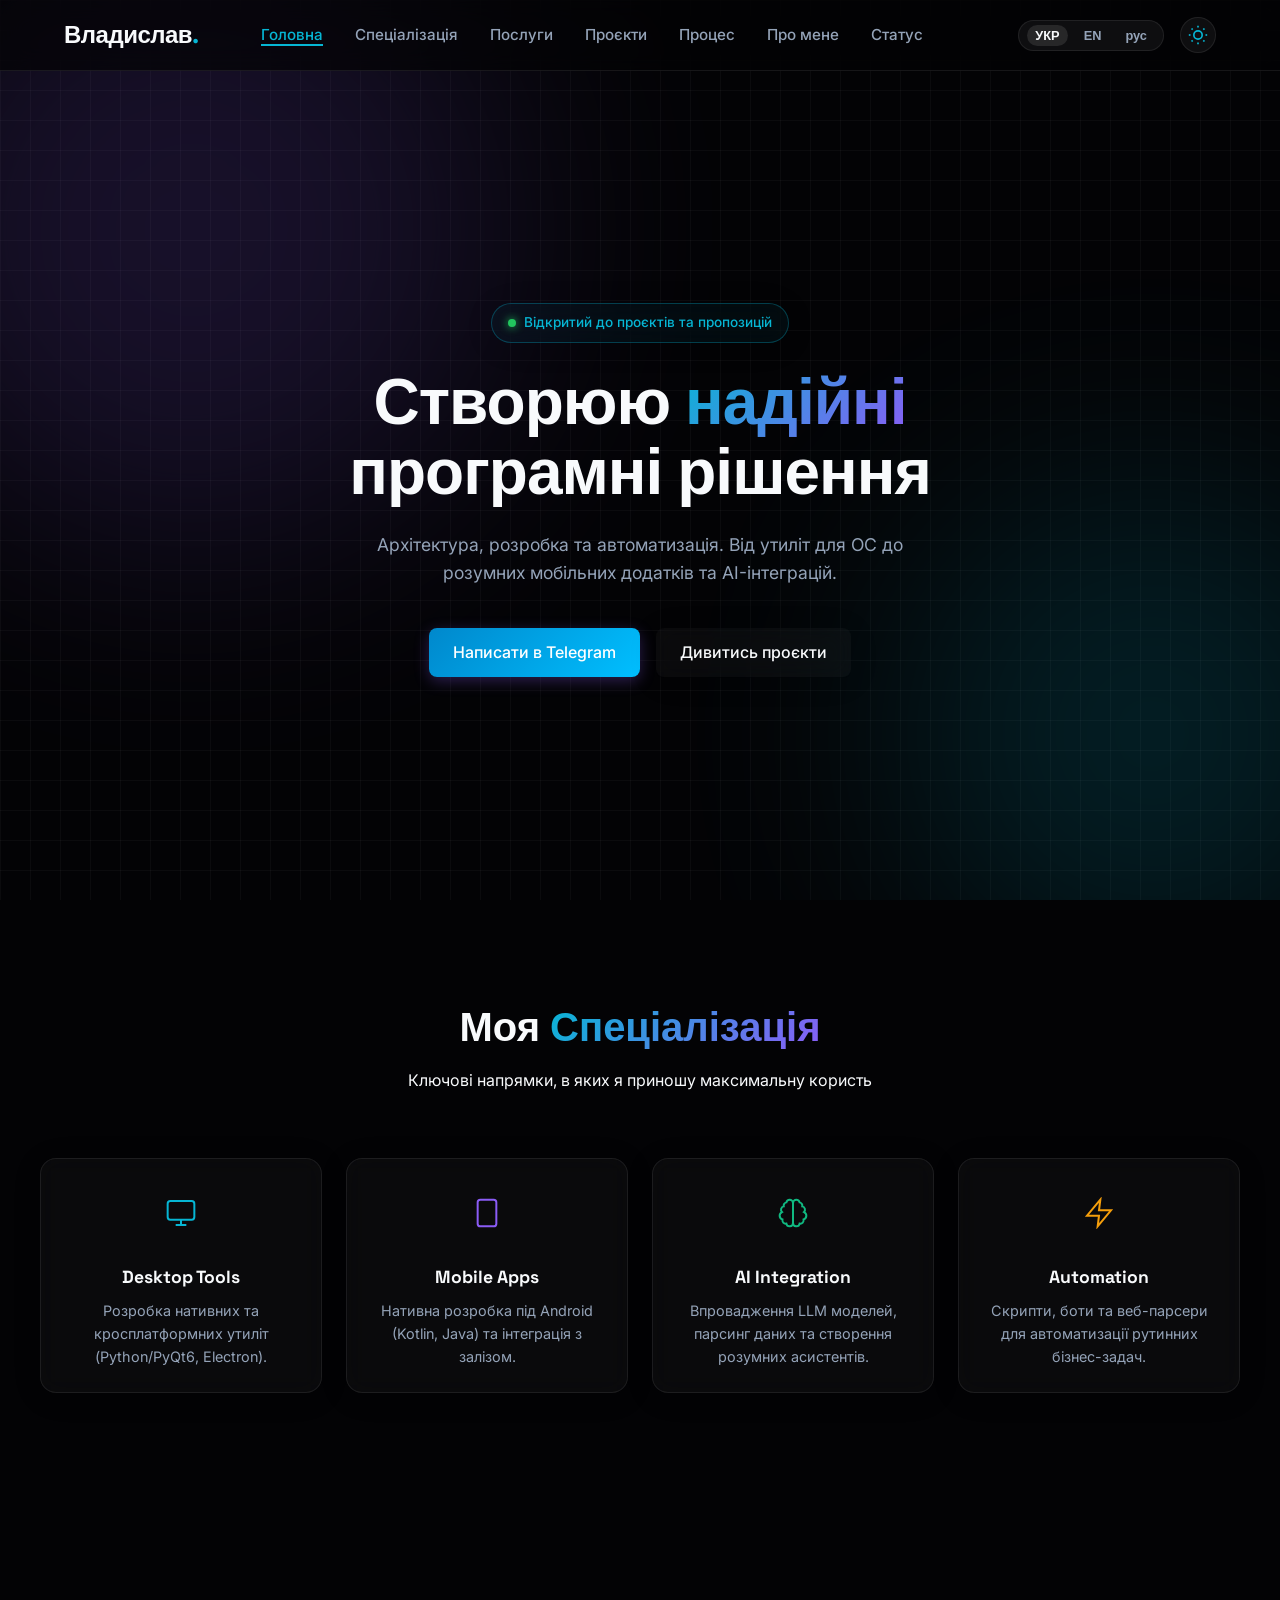
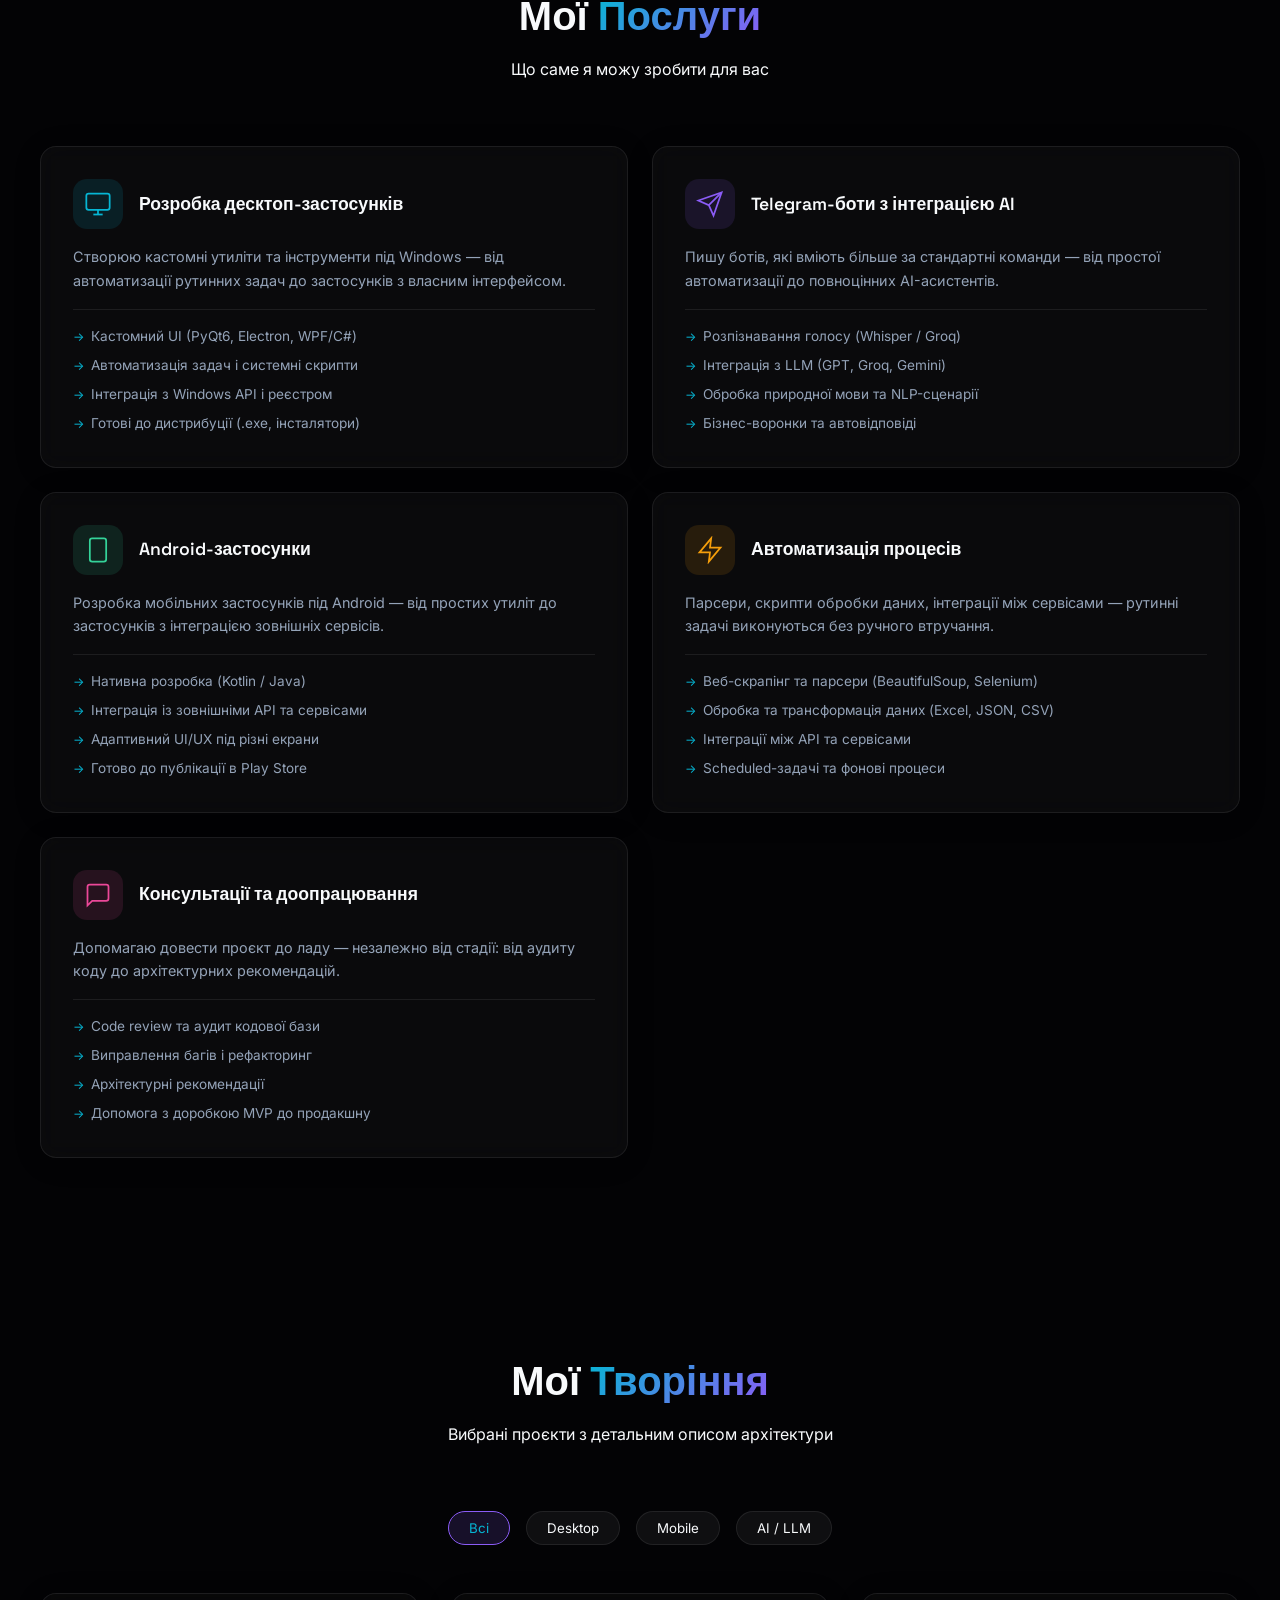
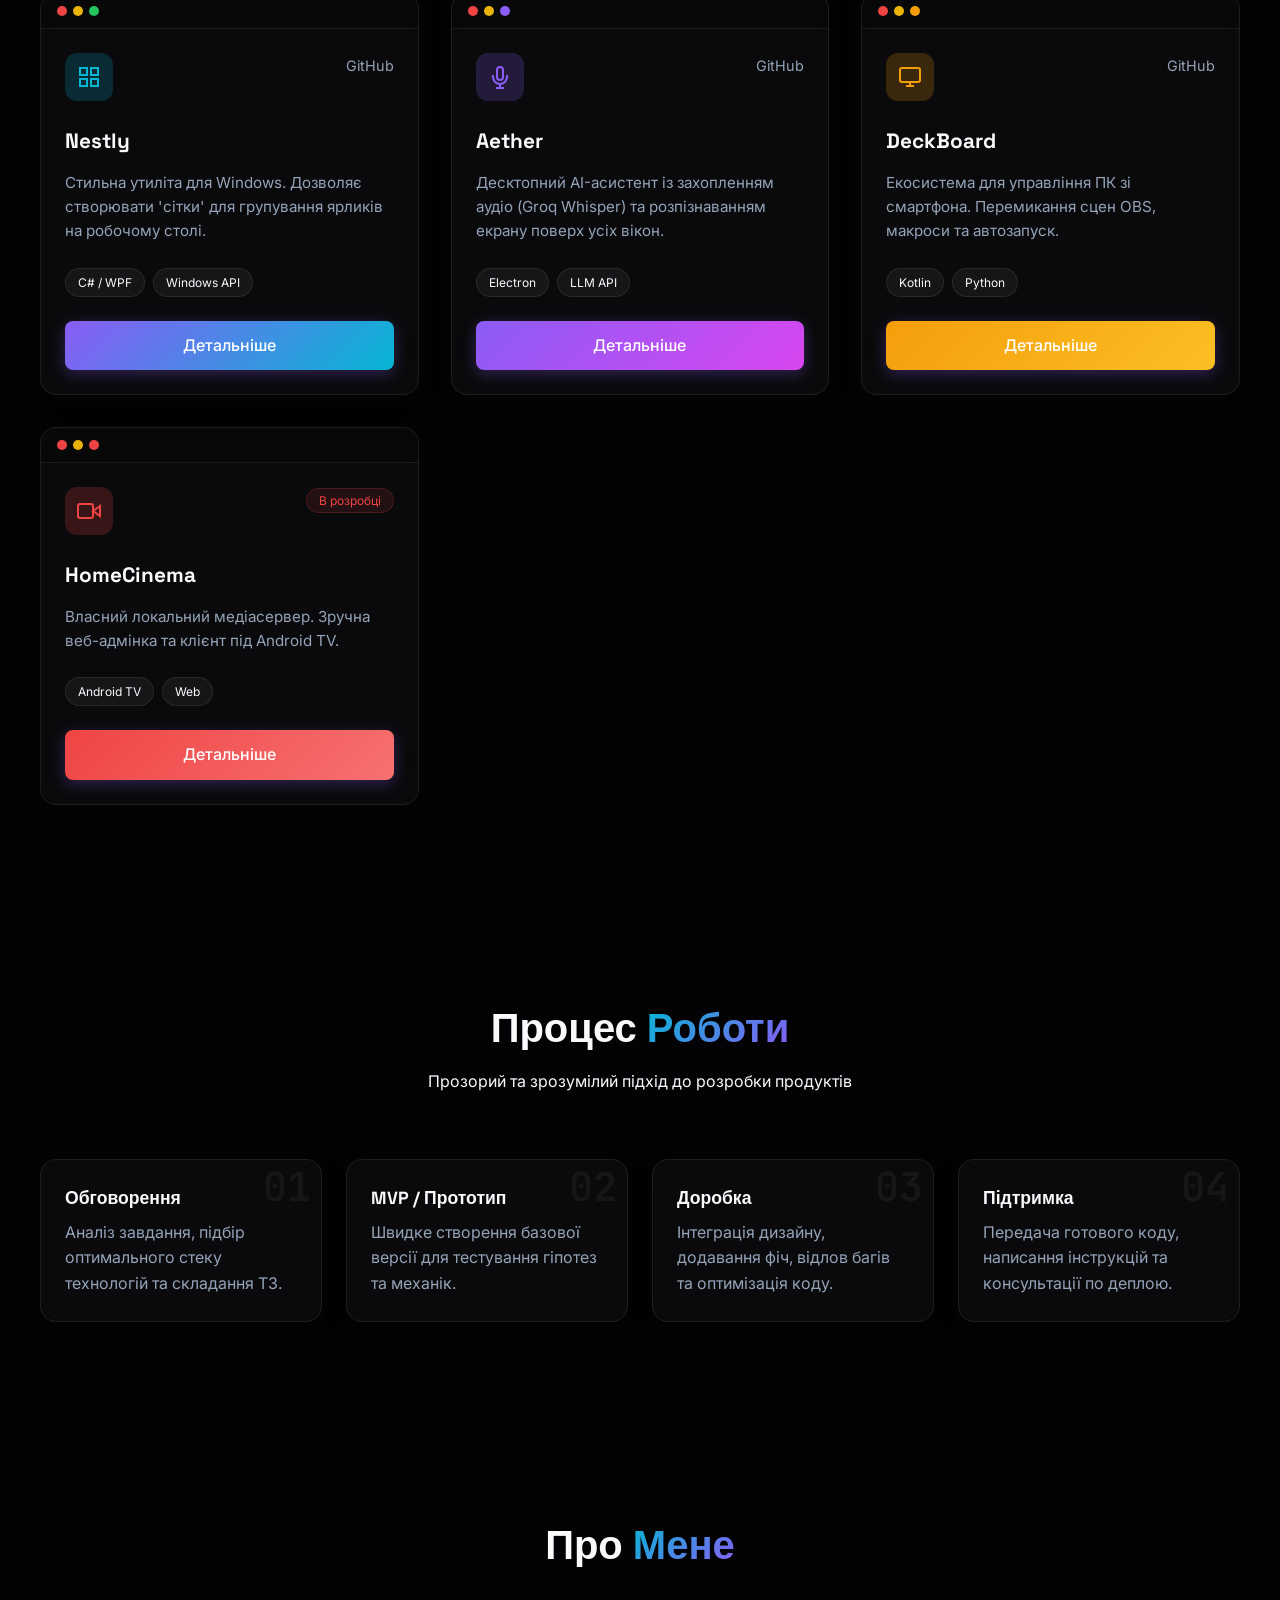
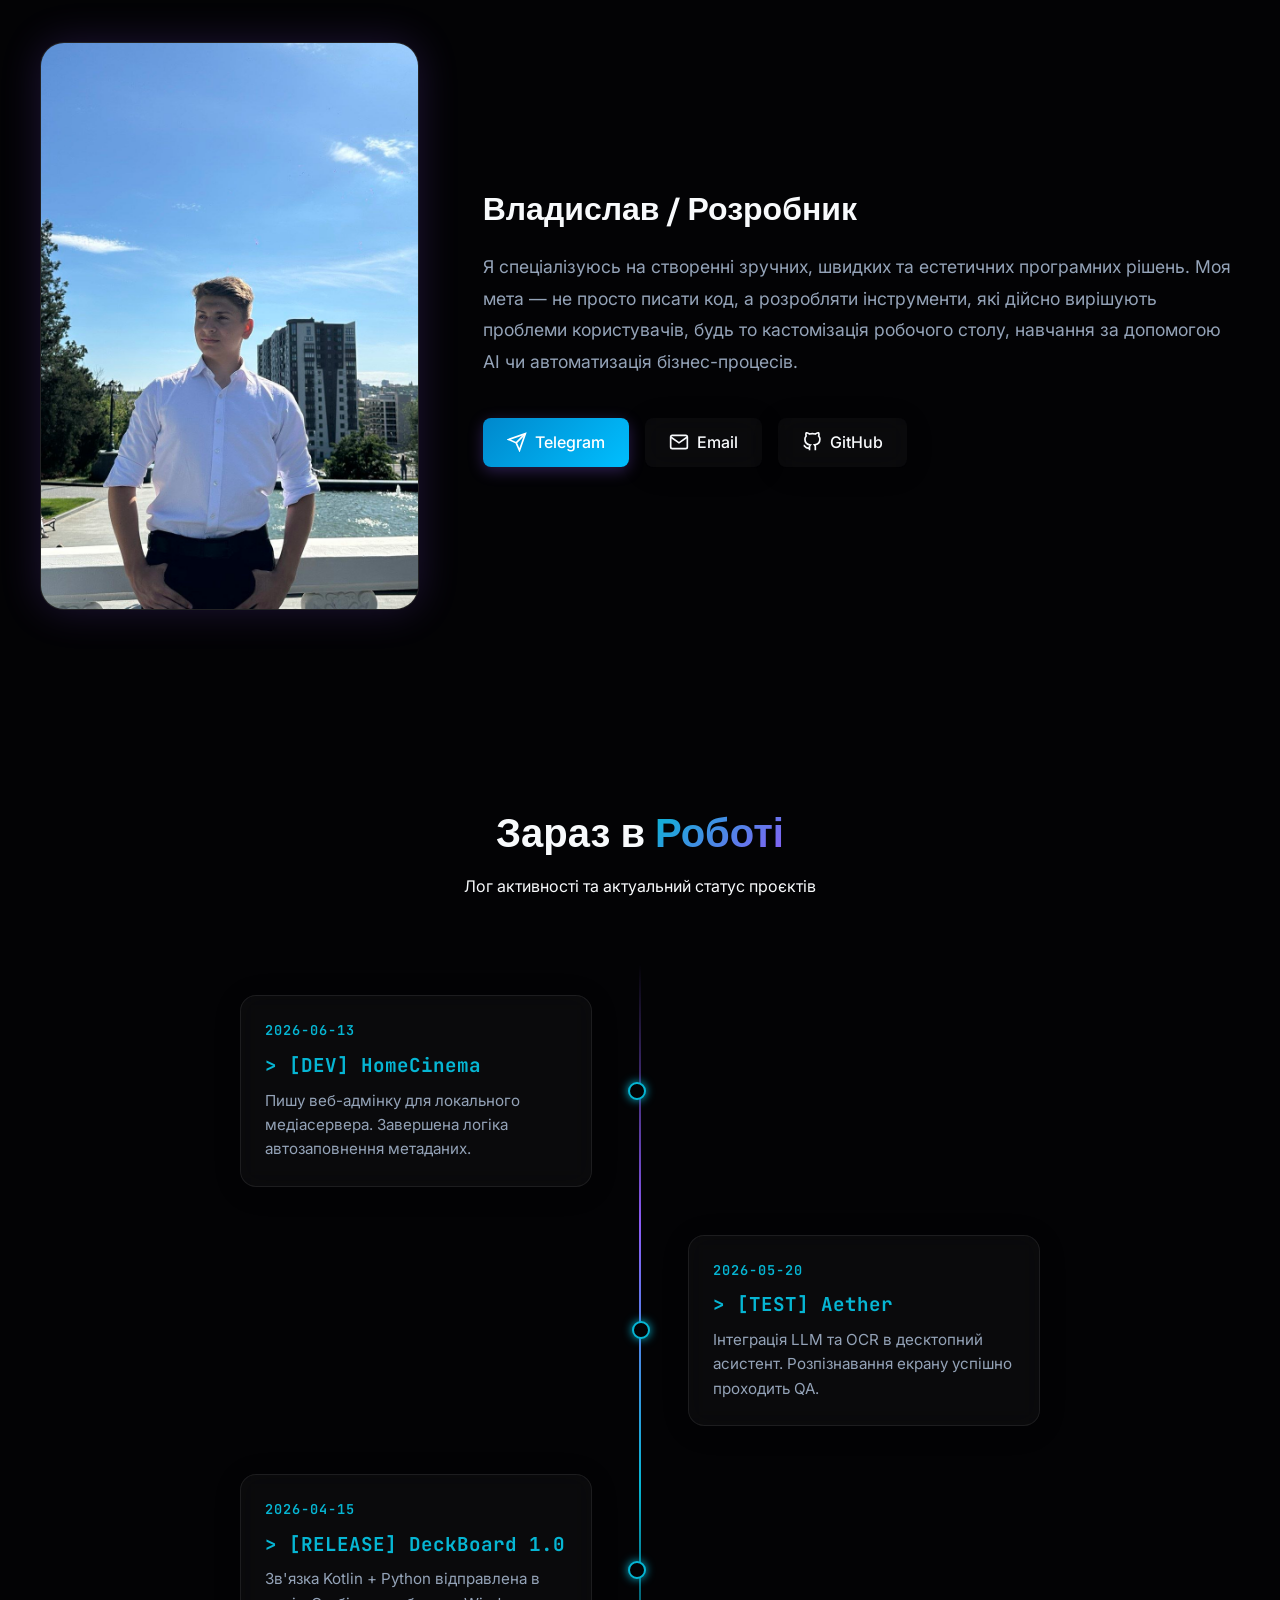
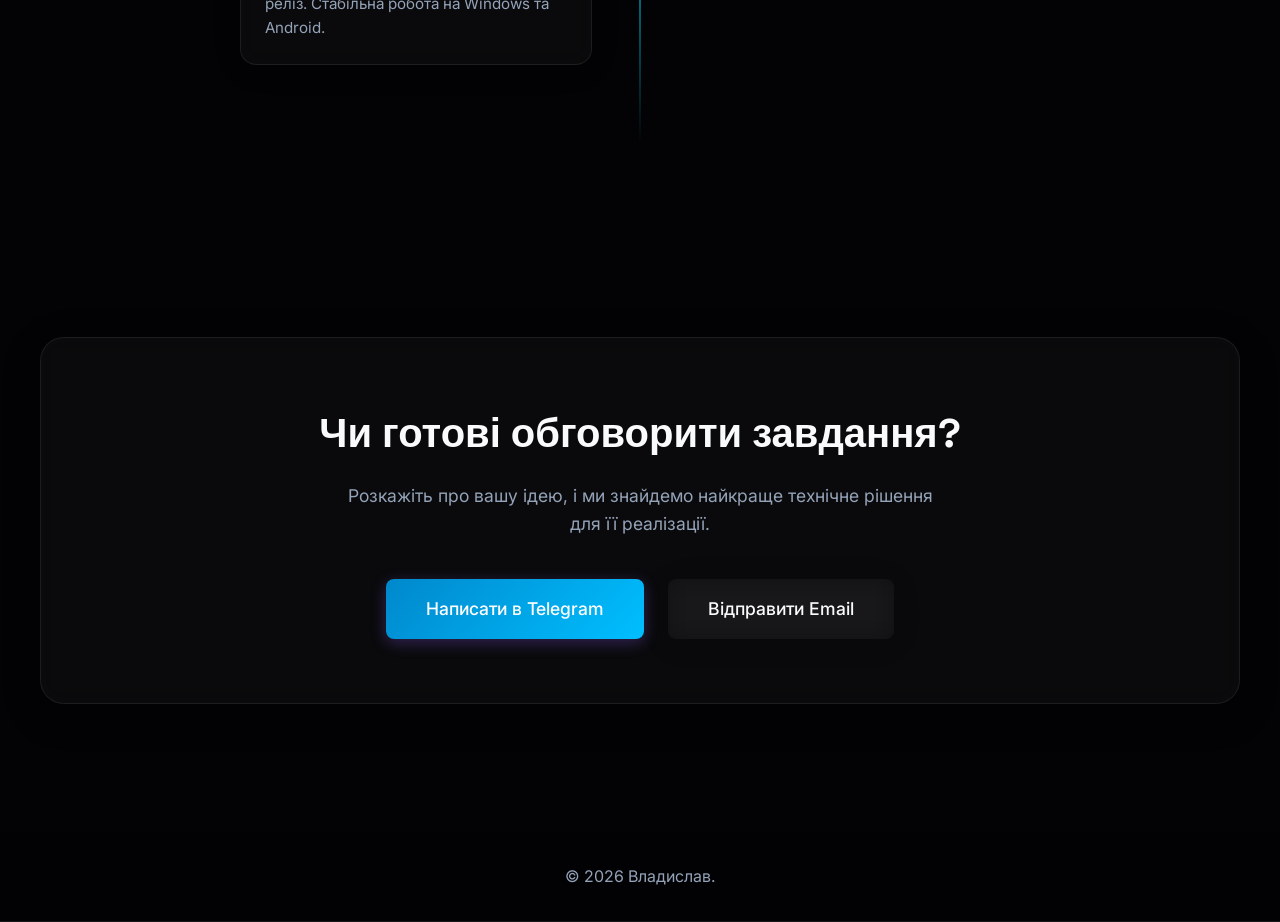
<file: index.html>
<!DOCTYPE html>
<html lang="ru" class="scroll-smooth">
<head>
    <meta charset="UTF-8">
    <meta name="viewport" content="width=device-width, initial-scale=1.0">
    <meta name="description" content="Владислав - Разработчик программного обеспечения. Десктопные утилиты, мобильные приложения, AI-интеграции.">
    <!-- Open Graph SEO -->
    <meta property="og:title" content="Владислав | Портфолио Разработчика">
    <meta property="og:description" content="Инновационные десктопные утилиты, мобильные приложения и AI-решения. Открыт для сотрудничества.">
    <meta property="og:type" content="website">
    <meta property="og:image" content="https://via.placeholder.com/1200x630.png?text=Владислав+Портфолио">
    
    <title>Владислав | Разработчик</title>
    
    <!-- Favicon (простой SVG) -->
    <link rel="icon" href="data:image/svg+xml,<svg xmlns=%22http://www.w3.org/2000/svg%22 viewBox=%220 0 100 100%22><text y=%22.9em%22 font-size=%2290%22></text></svg>">
    
    <link rel="preconnect" href="https://fonts.googleapis.com">
    <link rel="preconnect" href="https://fonts.gstatic.com" crossorigin>
    <link href="https://fonts.googleapis.com/css2?family=Inter:wght@300;400;500;600&family=Space+Grotesk:wght@500;700&family=JetBrains+Mono:wght@400;500&display=swap" rel="stylesheet">
    <link rel="stylesheet" href="style.css?v=4">
    <!-- Theme init: apply before render to avoid flash -->
    <script>
        (function(){
            var saved = localStorage.getItem('theme');
            if (saved === 'light') document.documentElement.classList.add('light-theme');
        })();
    </script>
</head>
<body>
    <!-- Фоновые эффекты (Грид) -->
    <div class="bg-effects grid-bg">
        <div class="glow glow-1"></div>
        <div class="glow glow-2"></div>
    </div>

    <!-- Навигация -->
    <header class="glass-nav sticky-nav">
        <nav class="container nav-container">
            <a href="#hero" class="logo">Владислав<span class="text-accent">.</span></a>
            
            <div class="burger-menu" id="burgerMenu">
                <span></span>
                <span></span>
                <span></span>
            </div>

            <ul class="nav-links" id="navLinks">
                <li><a href="#hero" class="active" data-i18n="nav_home">Главная</a></li>
                <li><a href="#specialization" data-i18n="nav_spec">Специализация</a></li>
                <li><a href="#services" data-i18n="nav_services">Услуги</a></li>
                <li><a href="#projects" data-i18n="nav_projects">Проекты</a></li>
                <li><a href="#workflow" data-i18n="nav_process">Процесс</a></li>
                <li><a href="#about" data-i18n="nav_about">Обо мне</a></li>
                <li><a href="#timeline" data-i18n="nav_status">Статус</a></li>
                <!-- Mobile-only: lang + theme inside burger menu -->
                <li class="mobile-nav-controls">
                    <div class="lang-switcher">
                        <button class="lang-btn active" data-lang="uk">УКР</button>
                        <button class="lang-btn" data-lang="en">EN</button>
                        <button class="lang-btn" data-lang="ru">рус</button>
                    </div>
                    <button class="theme-toggle" id="theme-toggle-mobile" aria-label="Toggle Theme">
                        <svg class="icon-moon" width="18" height="18" viewBox="0 0 24 24" fill="none" stroke="currentColor" stroke-width="2"><path d="M21 12.79A9 9 0 1 1 11.21 3 7 7 0 0 0 21 12.79z"></path></svg>
                        <svg class="icon-sun" width="18" height="18" viewBox="0 0 24 24" fill="none" stroke="currentColor" stroke-width="2" style="display:none"><circle cx="12" cy="12" r="5"></circle><line x1="12" y1="1" x2="12" y2="3"></line><line x1="12" y1="21" x2="12" y2="23"></line><line x1="4.22" y1="4.22" x2="5.64" y2="5.64"></line><line x1="18.36" y1="18.36" x2="19.78" y2="19.78"></line><line x1="1" y1="12" x2="3" y2="12"></line><line x1="21" y1="12" x2="23" y2="12"></line><line x1="4.22" y1="19.78" x2="5.64" y2="18.36"></line><line x1="18.36" y1="5.64" x2="19.78" y2="4.22"></line></svg>
                    </button>
                </li>
            </ul>

            <!-- Desktop only -->
            <div class="nav-controls desktop-only">
                <div class="lang-switcher">
                    <button class="lang-btn active" data-lang="uk">УКР</button>
                    <button class="lang-btn" data-lang="en">EN</button>
                    <button class="lang-btn" data-lang="ru">рус</button>
                </div>
                <button class="theme-toggle" id="theme-toggle" aria-label="Toggle Theme">
                    <svg class="icon-moon" width="18" height="18" viewBox="0 0 24 24" fill="none" stroke="currentColor" stroke-width="2"><path d="M21 12.79A9 9 0 1 1 11.21 3 7 7 0 0 0 21 12.79z"></path></svg>
                    <svg class="icon-sun" width="18" height="18" viewBox="0 0 24 24" fill="none" stroke="currentColor" stroke-width="2" style="display:none"><circle cx="12" cy="12" r="5"></circle><line x1="12" y1="1" x2="12" y2="3"></line><line x1="12" y1="21" x2="12" y2="23"></line><line x1="4.22" y1="4.22" x2="5.64" y2="5.64"></line><line x1="18.36" y1="18.36" x2="19.78" y2="19.78"></line><line x1="1" y1="12" x2="3" y2="12"></line><line x1="21" y1="12" x2="23" y2="12"></line><line x1="4.22" y1="19.78" x2="5.64" y2="18.36"></line><line x1="18.36" y1="5.64" x2="19.78" y2="4.22"></line></svg>
                </button>
            </div>
        </nav>
    </header>

    <main>
        <!-- Секция Hero -->
        <section id="hero" class="hero container flex-center min-h-screen relative">
            
            <div class="hero-content text-center fade-in">
                <div class="badge glass pulse-badge">
                    <span class="status-dot"></span> <span data-i18n="hero_badge">Открыт для проектов и предложений</span>
                </div>
                <h1 class="hero-title"><span data-i18n="hero_title_1">Создаю</span> <span class="text-gradient" data-i18n="hero_title_2">надежные</span><br><span data-i18n="hero_title_3">программные решения</span></h1>
                <p class="hero-subtitle" data-i18n="hero_subtitle">Архитектура, разработка и автоматизация. От утилит для ОС до умных мобильных приложений и AI-интеграций.</p>
                <div class="hero-actions">
                    <a href="https://t.me/KoMpOTiK1" target="_blank" rel="noopener noreferrer" class="btn btn-primary" style="background: linear-gradient(135deg, #0088cc, #00bfff);" data-i18n="btn_contact_tg">Написать в Telegram</a>
                    <a href="#projects" class="btn btn-secondary glass" data-i18n="btn_watch_projects">Смотреть проекты</a>
                </div>
            </div>
        </section>

        <!-- Секция Специализации -->
        <section id="specialization" class="specialization container section-padding">
            <div class="section-header text-center fade-in">
                <h2 class="section-title"><span data-i18n="spec_title_1">Моя</span> <span class="text-gradient" data-i18n="spec_title_2">Специализация</span></h2>
                <p class="section-subtitle" data-i18n="spec_subtitle">Ключевые направления, в которых я приношу максимальную пользу</p>
            </div>
            <div class="spec-grid">
                <div class="spec-card glass fade-in">
                    <div class="spec-icon" style="color: var(--accent-secondary);">
                        <svg width="32" height="32" viewBox="0 0 24 24" fill="none" stroke="currentColor" stroke-width="1.5"><rect x="2" y="3" width="20" height="14" rx="2" ry="2"></rect><line x1="8" y1="21" x2="16" y2="21"></line><line x1="12" y1="17" x2="12" y2="21"></line></svg>
                    </div>
                    <h3 class="spec-title" data-i18n="spec_desktop">Desktop Tools</h3>
                    <p class="spec-desc" data-i18n="spec_desktop_desc">Разработка нативных и кроссплатформенных утилит (Python/PyQt6, Electron).</p>
                </div>
                <div class="spec-card glass fade-in" style="transition-delay: 100ms;">
                    <div class="spec-icon" style="color: var(--accent-primary);">
                        <svg width="32" height="32" viewBox="0 0 24 24" fill="none" stroke="currentColor" stroke-width="1.5"><rect x="5" y="2" width="14" height="20" rx="2" ry="2"></rect><line x1="12" y1="18" x2="12.01" y2="18"></line></svg>
                    </div>
                    <h3 class="spec-title" data-i18n="spec_mobile">Mobile Apps</h3>
                    <p class="spec-desc" data-i18n="spec_mobile_desc">Нативная разработка под Android (Kotlin, Java) и интеграция с железом.</p>
                </div>
                <div class="spec-card glass fade-in" style="transition-delay: 200ms;">
                    <div class="spec-icon" style="color: #10b981;">
                        <svg width="32" height="32" viewBox="0 0 24 24" fill="none" stroke="currentColor" stroke-width="1.5"><path d="M9.5 2A2.5 2.5 0 0 1 12 4.5v15a2.5 2.5 0 0 1-4.96.44 2.5 2.5 0 0 1-2.96-3.08 3 3 0 0 1-.34-5.58 2.5 2.5 0 0 1 1.32-4.24 2.5 2.5 0 0 1 1.98-3A2.5 2.5 0 0 1 9.5 2Z"/><path d="M14.5 2A2.5 2.5 0 0 0 12 4.5v15a2.5 2.5 0 0 0 4.96.44 2.5 2.5 0 0 0 2.96-3.08 3 3 0 0 0 .34-5.58 2.5 2.5 0 0 0-1.32-4.24 2.5 2.5 0 0 0-1.98-3A2.5 2.5 0 0 0 14.5 2Z"/></svg>
                    </div>
                    <h3 class="spec-title" data-i18n="spec_ai">AI Integration</h3>
                    <p class="spec-desc" data-i18n="spec_ai_desc">Внедрение LLM моделей, парсинг данных и создание умных ассистентов.</p>
                </div>
                <div class="spec-card glass fade-in" style="transition-delay: 300ms;">
                    <div class="spec-icon" style="color: #f59e0b;">
                        <svg width="32" height="32" viewBox="0 0 24 24" fill="none" stroke="currentColor" stroke-width="1.5"><polygon points="13 2 3 14 12 14 11 22 21 10 12 10 13 2"></polygon></svg>
                    </div>
                    <h3 class="spec-title" data-i18n="spec_auto">Automation</h3>
                    <p class="spec-desc" data-i18n="spec_auto_desc">Скрипты, боты и веб-парсеры для автоматизации рутинных бизнес-задач.</p>
                </div>
            </div>
        </section>

        <!-- Секция Услуг -->
        <section id="services" class="services container section-padding">
            <div class="section-header text-center fade-in">
                <h2 class="section-title"><span data-i18n="services_title_1">Мої</span> <span class="text-gradient" data-i18n="services_title_2">Послуги</span></h2>
                <p class="section-subtitle" data-i18n="services_subtitle">Що саме я можу зробити для вас</p>
            </div>
            <div class="srv-grid">
                <!-- Десктоп -->
                <div class="srv-card glass fade-in">
                    <div class="srv-card-header">
                        <div class="srv-icon" style="background: rgba(6,182,212,0.12); color: #06b6d4;">
                            <svg width="28" height="28" viewBox="0 0 24 24" fill="none" stroke="currentColor" stroke-width="1.5"><rect x="2" y="3" width="20" height="14" rx="2" ry="2"></rect><line x1="8" y1="21" x2="16" y2="21"></line><line x1="12" y1="17" x2="12" y2="21"></line></svg>
                        </div>
                        <h3 class="srv-title" data-i18n="srv_desktop_title">Розробка десктоп-застосунків</h3>
                    </div>
                    <p class="srv-desc" data-i18n="srv_desktop_desc">Створюю кастомні утиліти та інструменти під Windows — від автоматизації рутинних задач до застосунків з власним інтерфейсом.</p>
                    <ul class="srv-features">
                        <li data-i18n="srv_desktop_f1">Кастомний UI (PyQt6, Electron, WPF/C#)</li>
                        <li data-i18n="srv_desktop_f2">Автоматизація задач і системні скрипти</li>
                        <li data-i18n="srv_desktop_f3">Інтеграція з Windows API і реєстром</li>
                        <li data-i18n="srv_desktop_f4">Готові до дистрибуції (.exe, інсталятори)</li>
                    </ul>
                </div>
                <!-- Telegram-боти -->
                <div class="srv-card glass fade-in" style="transition-delay: 100ms;">
                    <div class="srv-card-header">
                        <div class="srv-icon" style="background: rgba(139,92,246,0.12); color: #8b5cf6;">
                            <svg width="28" height="28" viewBox="0 0 24 24" fill="none" stroke="currentColor" stroke-width="1.5"><line x1="22" y1="2" x2="11" y2="13"></line><polygon points="22 2 15 22 11 13 2 9 22 2"></polygon></svg>
                        </div>
                        <h3 class="srv-title" data-i18n="srv_bots_title">Telegram-боти з інтеграцією AI</h3>
                    </div>
                    <p class="srv-desc" data-i18n="srv_bots_desc">Пишу ботів, які вміють більше за стандартні команди — від простої автоматизації до повноцінних AI-асистентів.</p>
                    <ul class="srv-features">
                        <li data-i18n="srv_bots_f1">Розпізнавання голосу (Whisper / Groq)</li>
                        <li data-i18n="srv_bots_f2">Інтеграція з LLM (GPT, Groq, Gemini)</li>
                        <li data-i18n="srv_bots_f3">Обробка природної мови та NLP-сценарії</li>
                        <li data-i18n="srv_bots_f4">Бізнес-воронки та автовідповіді</li>
                    </ul>
                </div>
                <!-- Android -->
                <div class="srv-card glass fade-in" style="transition-delay: 200ms;">
                    <div class="srv-card-header">
                        <div class="srv-icon" style="background: rgba(52,211,153,0.12); color: #34d399;">
                            <svg width="28" height="28" viewBox="0 0 24 24" fill="none" stroke="currentColor" stroke-width="1.5"><rect x="5" y="2" width="14" height="20" rx="2" ry="2"></rect><line x1="12" y1="18" x2="12.01" y2="18"></line></svg>
                        </div>
                        <h3 class="srv-title" data-i18n="srv_android_title">Android-застосунки</h3>
                    </div>
                    <p class="srv-desc" data-i18n="srv_android_desc">Розробка мобільних застосунків під Android — від простих утиліт до застосунків з інтеграцією зовнішніх сервісів.</p>
                    <ul class="srv-features">
                        <li data-i18n="srv_android_f1">Нативна розробка (Kotlin / Java)</li>
                        <li data-i18n="srv_android_f2">Інтеграція із зовнішніми API та сервісами</li>
                        <li data-i18n="srv_android_f3">Адаптивний UI/UX під різні екрани</li>
                        <li data-i18n="srv_android_f4">Готово до публікації в Play Store</li>
                    </ul>
                </div>
                <!-- Автоматизація -->
                <div class="srv-card glass fade-in" style="transition-delay: 300ms;">
                    <div class="srv-card-header">
                        <div class="srv-icon" style="background: rgba(245,158,11,0.12); color: #f59e0b;">
                            <svg width="28" height="28" viewBox="0 0 24 24" fill="none" stroke="currentColor" stroke-width="1.5"><polygon points="13 2 3 14 12 14 11 22 21 10 12 10 13 2"></polygon></svg>
                        </div>
                        <h3 class="srv-title" data-i18n="srv_auto_title">Автоматизація процесів</h3>
                    </div>
                    <p class="srv-desc" data-i18n="srv_auto_desc">Парсери, скрипти обробки даних, інтеграції між сервісами — рутинні задачі виконуються без ручного втручання.</p>
                    <ul class="srv-features">
                        <li data-i18n="srv_auto_f1">Веб-скрапінг та парсери (BeautifulSoup, Selenium)</li>
                        <li data-i18n="srv_auto_f2">Обробка та трансформація даних (Excel, JSON, CSV)</li>
                        <li data-i18n="srv_auto_f3">Інтеграції між API та сервісами</li>
                        <li data-i18n="srv_auto_f4">Scheduled-задачі та фонові процеси</li>
                    </ul>
                </div>
                <!-- Консультації -->
                <div class="srv-card glass fade-in" style="transition-delay: 400ms;">
                    <div class="srv-card-header">
                        <div class="srv-icon" style="background: rgba(236,72,153,0.12); color: #ec4899;">
                            <svg width="28" height="28" viewBox="0 0 24 24" fill="none" stroke="currentColor" stroke-width="1.5"><path d="M21 15a2 2 0 0 1-2 2H7l-4 4V5a2 2 0 0 1 2-2h14a2 2 0 0 1 2 2z"></path></svg>
                        </div>
                        <h3 class="srv-title" data-i18n="srv_consult_title">Консультації та доопрацювання</h3>
                    </div>
                    <p class="srv-desc" data-i18n="srv_consult_desc">Допомагаю довести проєкт до ладу — незалежно від стадії: від аудиту коду до архітектурних рекомендацій.</p>
                    <ul class="srv-features">
                        <li data-i18n="srv_consult_f1">Code review та аудит кодової бази</li>
                        <li data-i18n="srv_consult_f2">Виправлення багів і рефакторинг</li>
                        <li data-i18n="srv_consult_f3">Архітектурні рекомендації</li>
                        <li data-i18n="srv_consult_f4">Допомога з доробкою MVP до продакшну</li>
                    </ul>
                </div>
            </div>
        </section>


        <!-- Секция Проектов -->
        <section id="projects" class="projects container section-padding">
            <div class="section-header text-center fade-in">
                <h2 class="section-title"><span data-i18n="proj_title_1">Мои</span> <span class="text-gradient" data-i18n="proj_title_2">Творения</span></h2>
                <p class="section-subtitle" data-i18n="proj_subtitle">Избранные проекты с подробным описанием архитектуры</p>
            </div>

            <!-- Фильтры -->
            <div class="project-filters flex-center fade-in" style="margin-bottom: 3rem; gap: 1rem; flex-wrap: wrap;">
                <button class="filter-btn active" data-filter="all" data-i18n="filter_all">Все</button>
                <button class="filter-btn" data-filter="desktop" data-i18n="filter_desktop">Desktop</button>
                <button class="filter-btn" data-filter="mobile" data-i18n="filter_mobile">Mobile</button>
                <button class="filter-btn" data-filter="ai" data-i18n="filter_ai">AI / LLM</button>
            </div>
            
            <div class="projects-grid">
                <!-- Карточка Nestly -->
                <div class="project-card glass fade-in" data-category="desktop">
                    <div class="mac-titlebar">
                        <div class="mac-dots">
                            <span style="background: #ef4444;"></span>
                            <span style="background: #eab308;"></span>
                            <span style="background: #22c55e;"></span>
                        </div>
                    </div>
                    <div class="project-content">
                        <div class="project-header">
                            <div class="project-icon" style="background: rgba(6, 182, 212, 0.2); color: #06b6d4;">
                                <svg width="24" height="24" viewBox="0 0 24 24" fill="none" stroke="currentColor" stroke-width="2"><rect x="3" y="3" width="7" height="7"></rect><rect x="14" y="3" width="7" height="7"></rect><rect x="14" y="14" width="7" height="7"></rect><rect x="3" y="14" width="7" height="7"></rect></svg>
                            </div>
                            <div class="project-links">
                                <a href="https://github.com/sunkompotus454jg/Nesty.git" target="_blank" rel="noopener noreferrer" class="github-link">GitHub</a>
                            </div>
                        </div>
                        <h3 class="project-title">Nestly</h3>
                        <p class="project-desc" data-i18n="desc_nesty">Стильная утилита для Windows. Позволяет создавать "сетки" для группировки ярлыков на рабочем столе.</p>
                        <div class="project-tags">
                            <span class="tag">C# / WPF</span><span class="tag">Windows API</span>
                        </div>
                        <a href="nestly.html" class="btn btn-primary" style="margin-top: auto; width: 100%;" data-i18n="btn_details">Подробнее</a>
                    </div>
                </div>

                <!-- Карточка Aether -->
                <div class="project-card glass fade-in" data-category="desktop ai" style="transition-delay: 100ms;">
                    <div class="mac-titlebar"><div class="mac-dots"><span style="background: #ef4444;"></span><span style="background: #eab308;"></span><span style="background: #8b5cf6;"></span></div></div>
                    <div class="project-content">
                        <div class="project-header">
                            <div class="project-icon" style="background: rgba(139, 92, 246, 0.2); color: #8b5cf6;">
                                <svg width="24" height="24" viewBox="0 0 24 24" fill="none" stroke="currentColor" stroke-width="2"><path d="M12 2a3 3 0 0 0-3 3v7a3 3 0 0 0 6 0V5a3 3 0 0 0-3-3z"></path><path d="M19 10v2a7 7 0 0 1-14 0v-2"></path><line x1="12" y1="19" x2="12" y2="23"></line><line x1="8" y1="23" x2="16" y2="23"></line></svg>
                            </div>
                            <div class="project-links">
                                <a href="https://github.com/sunkompotus454jg/Aether.git" target="_blank" rel="noopener noreferrer" class="github-link">GitHub</a>
                            </div>
                        </div>
                        <h3 class="project-title">Aether</h3>
                        <p class="project-desc" data-i18n="desc_aether">Десктопный AI-ассистент с захватом аудио (Groq Whisper) и распознаванием экрана поверх всех окон.</p>
                        <div class="project-tags">
                            <span class="tag">Electron</span><span class="tag">LLM API</span>
                        </div>
                        <a href="aether.html" class="btn btn-primary" style="margin-top: auto; width: 100%; background: linear-gradient(135deg, #8b5cf6, #d946ef);" data-i18n="btn_details">Подробнее</a>
                    </div>
                </div>


                <!-- Карточка DeckBoard -->
                <div class="project-card glass fade-in" data-category="desktop mobile">
                    <div class="mac-titlebar"><div class="mac-dots"><span style="background: #ef4444;"></span><span style="background: #eab308;"></span><span style="background: #f59e0b;"></span></div></div>
                    <div class="project-content">
                        <div class="project-header">
                            <div class="project-icon" style="background: rgba(245, 158, 11, 0.2); color: #f59e0b;">
                                <svg width="24" height="24" viewBox="0 0 24 24" fill="none" stroke="currentColor" stroke-width="2"><rect x="2" y="3" width="20" height="14" rx="2" ry="2"></rect><line x1="8" y1="21" x2="16" y2="21"></line><line x1="12" y1="17" x2="12" y2="21"></line></svg>
                            </div>
                            <div class="project-links">
                                <a href="https://github.com/sunkompotus454jg/DeckBoard_Final.git" target="_blank" rel="noopener noreferrer" class="github-link">GitHub</a>
                            </div>
                        </div>
                        <h3 class="project-title">DeckBoard</h3>
                        <p class="project-desc" data-i18n="desc_deckboard">Экосистема для управления ПК со смартфона. Переключение сцен OBS, макросы и автозапуск.</p>
                        <div class="project-tags">
                            <span class="tag">Kotlin</span><span class="tag">Python</span>
                        </div>
                        <a href="deckboard.html" class="btn btn-primary" style="margin-top: auto; width: 100%; background: linear-gradient(135deg, #f59e0b, #fbbf24);" data-i18n="btn_details">Подробнее</a>
                    </div>
                </div>

                <!-- Карточка HomeCinema -->
                <div class="project-card glass fade-in" data-category="mobile web" style="transition-delay: 200ms;">
                    <div class="mac-titlebar"><div class="mac-dots"><span style="background: #ef4444;"></span><span style="background: #eab308;"></span><span style="background: #ef4444;"></span></div></div>
                    <div class="project-content">
                        <div class="project-header">
                            <div class="project-icon" style="background: rgba(239, 68, 68, 0.2); color: #ef4444;">
                                <svg width="24" height="24" viewBox="0 0 24 24" fill="none" stroke="currentColor" stroke-width="2"><polygon points="23 7 16 12 23 17 23 7"></polygon><rect x="1" y="5" width="15" height="14" rx="2" ry="2"></rect></svg>
                            </div>
                            <div class="project-links">
                                <span class="status-badge" data-i18n="status_dev">В разработке</span>
                            </div>
                        </div>
                        <h3 class="project-title">HomeCinema</h3>
                        <p class="project-desc" data-i18n="desc_homecinema">Собственный локальный медиасервер. Удобная веб-админка и клиент под Android TV.</p>
                        <div class="project-tags">
                            <span class="tag">Android TV</span><span class="tag">Web</span>
                        </div>
                        <a href="homecinema.html" class="btn btn-primary" style="margin-top: auto; width: 100%; background: linear-gradient(135deg, #ef4444, #f87171);" data-i18n="btn_details">Подробнее</a>
                    </div>
                </div>
            </div>
        </section>

        <!-- Процесс Работы -->
        <section id="workflow" class="workflow container section-padding">
            <div class="section-header text-center fade-in">
                <h2 class="section-title"><span data-i18n="workflow_title_1">Процесс</span> <span class="text-gradient" data-i18n="workflow_title_2">Работы</span></h2>
                <p class="section-subtitle" data-i18n="workflow_subtitle">Прозрачный и понятный подход к разработке продуктов</p>
            </div>
            <div class="workflow-steps">
                <div class="step glass fade-in">
                    <div class="step-num">01</div>
                    <h4 data-i18n="step1_title">Обсуждение</h4>
                    <p class="text-muted" data-i18n="step1_desc">Анализ задачи, подбор оптимального стека технологий и составление ТЗ.</p>
                </div>
                <div class="step glass fade-in" style="transition-delay: 100ms;">
                    <div class="step-num">02</div>
                    <h4 data-i18n="step2_title">MVP / Прототип</h4>
                    <p class="text-muted" data-i18n="step2_desc">Быстрое создание базовой версии для тестирования гипотез и механик.</p>
                </div>
                <div class="step glass fade-in" style="transition-delay: 200ms;">
                    <div class="step-num">03</div>
                    <h4 data-i18n="step3_title">Доработка</h4>
                    <p class="text-muted" data-i18n="step3_desc">Интеграция дизайна, добавление фич, отлов багов и оптимизация кода.</p>
                </div>
                <div class="step glass fade-in" style="transition-delay: 300ms;">
                    <div class="step-num">04</div>
                    <h4 data-i18n="step4_title">Поддержка</h4>
                    <p class="text-muted" data-i18n="step4_desc">Передача готового кода, написание инструкций и консультации по деплою.</p>
                </div>
            </div>
        </section>

        <!-- Секция Обо мне -->
        <section id="about" class="container section-padding fade-in">
            <div class="section-header text-center" style="margin-bottom: 4rem;">
                <h2 class="section-title"><span data-i18n="about_title_1">Обо</span> <span class="text-gradient" data-i18n="about_title_2">Мне</span></h2>
            </div>
            
            <div class="about-grid">
                <div class="about-photo-container glow-box" style="box-shadow: 0 0 40px rgba(139, 92, 246, 0.2);">
                    <img src="src/photo_2026-06-14_15-44-15.jpg" alt="Владислав" loading="lazy" id="profileImage" style="width: 100%; height: 100%; object-fit: cover; object-position: 25% 50%; display: block;" onerror="this.style.display='none'; document.getElementById('profilePlaceholder').style.display='flex';">
                    <div class="about-photo-placeholder" id="profilePlaceholder" style="display: none;">
                        <svg width="48" height="48" viewBox="0 0 24 24" fill="none" stroke="currentColor" stroke-width="1.5" style="margin-bottom: 1rem; opacity: 0.5;"><path d="M20 21v-2a4 4 0 0 0-4-4H8a4 4 0 0 0-4 4v2"></path><circle cx="12" cy="7" r="4"></circle></svg>
                        <span data-i18n="about_placeholder">Заглушка фото (me.jpg)</span>
                    </div>
                </div>
                
                <div class="about-content">
                    <h3 style="font-size: 2rem; margin-bottom: 1rem;" data-i18n="about_role">Владислав / Разработчик</h3>
                    <p class="about-bio" data-i18n="about_bio">
                        Я специализируюсь на создании удобных, быстрых и эстетичных программных решений. 
                        Моя цель — не просто писать код, а разрабатывать инструменты, которые действительно решают проблемы пользователей, будь то кастомизация рабочего стола, обучение с помощью AI или автоматизация бизнес-процессов.
                    </p>
                    
                    <div class="contact-links" style="justify-content: flex-start; margin-top: 2.5rem;">
                        <a href="https://t.me/KoMpOTiK1" target="_blank" rel="noopener noreferrer" class="btn btn-primary" style="background: linear-gradient(135deg, #0088cc, #00bfff);">
                            <svg width="20" height="20" viewBox="0 0 24 24" fill="none" stroke="currentColor" stroke-width="2"><line x1="22" y1="2" x2="11" y2="13"></line><polygon points="22 2 15 22 11 13 2 9 22 2"></polygon></svg>
                            Telegram
                        </a>
                        <a href="mailto:sunkompotus@gmail.com" class="btn btn-secondary glass">
                            <svg width="20" height="20" viewBox="0 0 24 24" fill="none" stroke="currentColor" stroke-width="2"><path d="M4 4h16c1.1 0 2 .9 2 2v12c0 1.1-.9 2-2 2H4c-1.1 0-2-.9-2-2V6c0-1.1.9-2 2-2z"></path><polyline points="22,6 12,13 2,6"></polyline></svg>
                            Email
                        </a>
                        <a href="https://github.com/sunkompotus454jg" target="_blank" rel="noopener noreferrer" class="btn btn-secondary glass">
                            <svg width="20" height="20" viewBox="0 0 24 24" fill="none" stroke="currentColor" stroke-width="2"><path d="M9 19c-5 1.5-5-2.5-7-3m14 6v-3.87a3.37 3.37 0 0 0-.94-2.61c3.14-.35 6.44-1.54 6.44-7A5.44 5.44 0 0 0 20 4.77 5.07 5.07 0 0 0 19.91 1S18.73.65 16 2.48a13.38 13.38 0 0 0-7 0C6.27.65 5.09 1 5.09 1A5.07 5.07 0 0 0 5 4.77a5.44 5.44 0 0 0-1.5 3.78c0 5.42 3.3 6.61 6.44 7A3.37 3.37 0 0 0 9 18.13V22"></path></svg>
                            GitHub
                        </a>
                    </div>
                </div>
            </div>
            
            
        </section>

        <!-- Секция Новостей (Timeline) -->
        <section id="timeline" class="container section-padding fade-in">
            <div class="section-header text-center" style="margin-bottom: 4rem;">
                <h2 class="section-title"><span data-i18n="status_title_1">Сейчас в</span> <span class="text-gradient" data-i18n="status_title_2">Работе</span></h2>
                <p class="section-subtitle" data-i18n="status_subtitle">Лог активности и актуальный статус проектов</p>
            </div>
            
            <div class="timeline terminal-log">
                <div class="timeline-item fade-in">
                    <div class="timeline-content glass">
                        <div class="timeline-date" data-i18n="time1_date">2026-06-13</div>
                        <h4 class="timeline-title" data-i18n="time1_title">> [DEV] HomeCinema</h4>
                        <p class="timeline-desc" data-i18n="time1_desc">Пишу веб-админку для локального медиасервера. Завершена логика автозаполнения метаданных.</p>
                    </div>
                </div>
                
                <div class="timeline-item fade-in">
                    <div class="timeline-content glass">
                        <div class="timeline-date" data-i18n="time2_date">2026-05-20</div>
                        <h4 class="timeline-title" data-i18n="time2_title">> [TEST] Aether</h4>
                        <p class="timeline-desc" data-i18n="time2_desc">Интеграция LLM и OCR в десктопный ассистент. Распознавание экрана успешно проходит QA.</p>
                    </div>
                </div>

                <div class="timeline-item fade-in">
                    <div class="timeline-content glass">
                        <div class="timeline-date" data-i18n="time3_date">2026-04-15</div>
                        <h4 class="timeline-title" data-i18n="time3_title">> [RELEASE] DeckBoard 1.0</h4>
                        <p class="timeline-desc" data-i18n="time3_desc">Связка Kotlin + Python отправлена в релиз. Стабильная работа на Windows и Android.</p>
                    </div>
                </div>
            </div>
        </section>
        
        <!-- Контакты CTA Footer -->
        <section class="container section-padding fade-in">
            <div class="glass text-center" style="padding: 4rem 2rem; border-radius: 24px; box-shadow: 0 10px 40px rgba(0,0,0,0.2);">
                <h2 style="font-size: 2.5rem; margin-bottom: 1rem;" data-i18n="cta_title">Готовы обсудить задачу?</h2>
                <p class="text-muted" style="margin-bottom: 2.5rem; font-size: 1.1rem; max-width: 600px; margin-left: auto; margin-right: auto;" data-i18n="cta_desc">Расскажите о вашей идее, и мы найдем лучшее техническое решение для ее реализации.</p>
                <div class="flex-center" style="gap: 1.5rem; flex-wrap: wrap;">
                    <a href="https://t.me/KoMpOTiK1" target="_blank" rel="noopener noreferrer" class="btn btn-primary" style="font-size: 1.1rem; padding: 1rem 2.5rem; background: linear-gradient(135deg, #0088cc, #00bfff);" data-i18n="btn_contact_tg">Написать в Telegram</a>
                    <a href="mailto:sunkompotus@gmail.com" class="btn btn-secondary glass" style="font-size: 1.1rem; padding: 1rem 2.5rem;" data-i18n="cta_email">Отправить Email</a>
                </div>

            </div>
        </section>
    </main>

    <footer class="glass-nav text-center" style="padding: 2rem 0; margin-top: 2rem;">
        <p class="text-muted" data-i18n="footer_rights">&copy; 2026 Владислав.</p>
    </footer>

    <script src="script.js"></script>
    <script src="lang.js"></script>
    <script>

    </script>
</body>
</html>
</file>
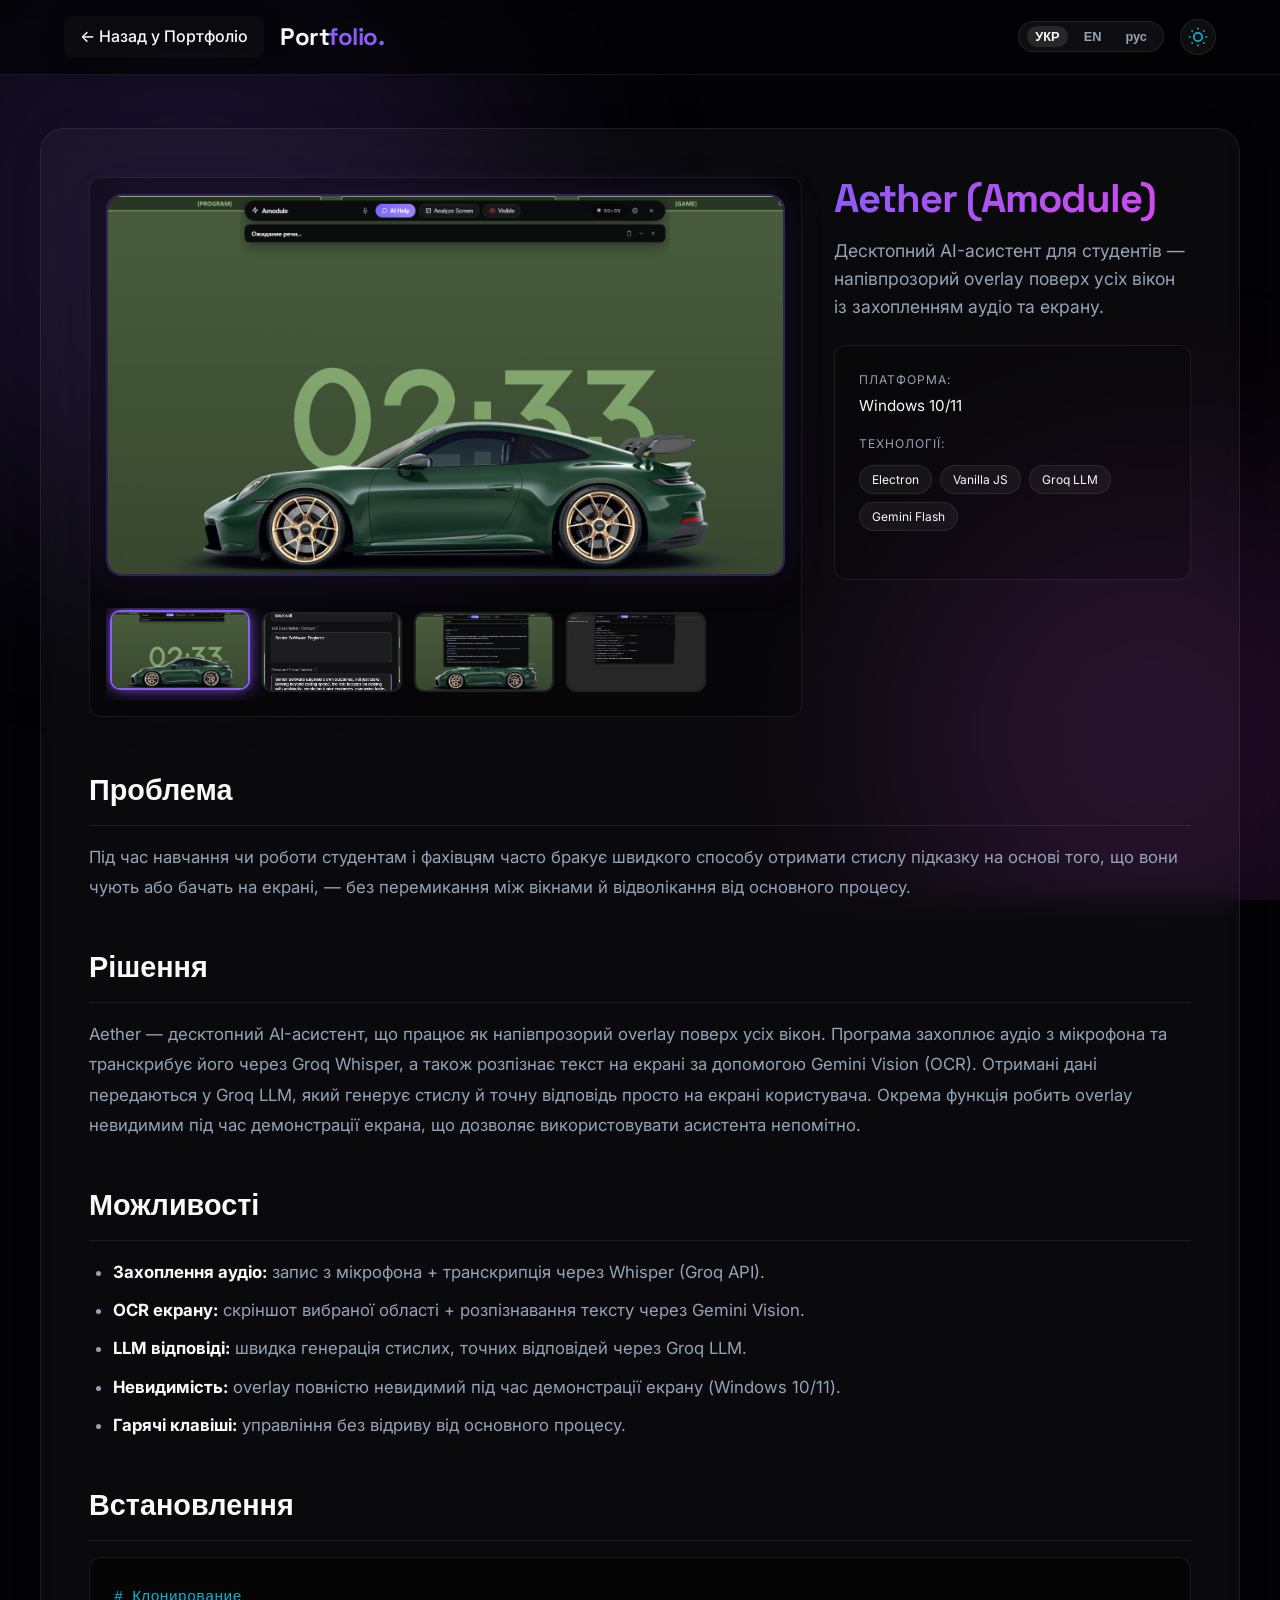
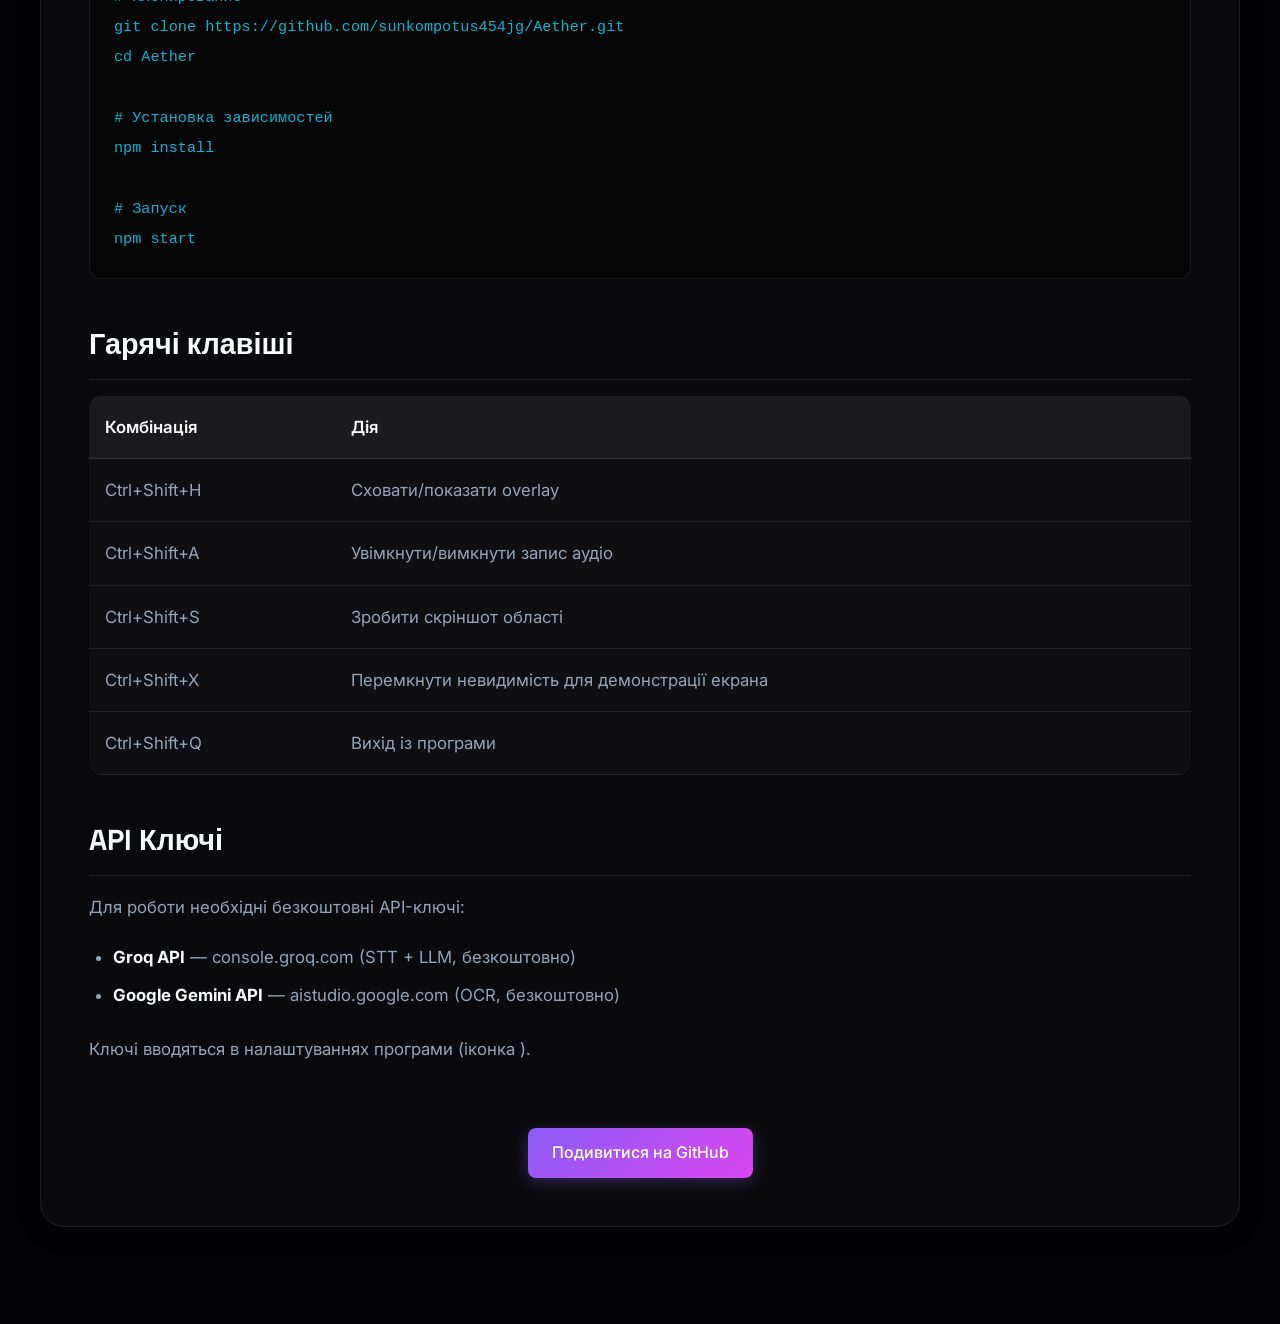
<file: aether.html>
<!DOCTYPE html>
<html lang="ru" class="scroll-smooth">
<head>
    <meta charset="UTF-8">
    <meta name="viewport" content="width=device-width, initial-scale=1.0">
    <title>Aether | Мое Портфолио</title>
    <link href="https://fonts.googleapis.com/css2?family=Inter:wght@300;400;500;600&family=Space+Grotesk:wght@500;700&display=swap" rel="stylesheet">
    <link rel="stylesheet" href="style.css?v=4">
    <script>(function(){var s=localStorage.getItem('theme');if(s==='light')document.documentElement.classList.add('light-theme');})();</script>
</head>
<body>
    <div class="bg-effects"><div class="glow glow-1" style="background: #8b5cf6"></div><div class="glow glow-2" style="background: #d946ef"></div></div>
    
    <header class="glass-nav">
        <nav class="container" style="display:flex; justify-content: space-between; align-items: center;">
            <div style="display: flex; align-items: center; gap: 1rem; min-width: 0;">
                <a href="index.html" class="btn btn-secondary glass" style="padding: 0.5rem 1rem; white-space: nowrap; flex-shrink: 0;" data-i18n="back_to_portfolio">← Назад в Портфолио</a>
                <span class="logo" style="white-space: nowrap;">Port<span class="text-accent" style="color: #8b5cf6;">folio.</span></span>
            </div>
            <div class="nav-controls desktop-only">
                <div class="lang-switcher">
                    <button class="lang-btn active" data-lang="uk">УКР</button>
                    <button class="lang-btn" data-lang="en">EN</button>
                    <button class="lang-btn" data-lang="ru">рус</button>
                </div>
                <button class="theme-toggle" id="theme-toggle" aria-label="Toggle Theme">
                    <svg class="icon-moon" width="18" height="18" viewBox="0 0 24 24" fill="none" stroke="currentColor" stroke-width="2"><path d="M21 12.79A9 9 0 1 1 11.21 3 7 7 0 0 0 21 12.79z"></path></svg>
                    <svg class="icon-sun" width="18" height="18" viewBox="0 0 24 24" fill="none" stroke="currentColor" stroke-width="2" style="display:none"><circle cx="12" cy="12" r="5"></circle><line x1="12" y1="1" x2="12" y2="3"></line><line x1="12" y1="21" x2="12" y2="23"></line><line x1="4.22" y1="4.22" x2="5.64" y2="5.64"></line><line x1="18.36" y1="18.36" x2="19.78" y2="19.78"></line><line x1="1" y1="12" x2="3" y2="12"></line><line x1="21" y1="12" x2="23" y2="12"></line><line x1="4.22" y1="19.78" x2="5.64" y2="18.36"></line><line x1="18.36" y1="5.64" x2="19.78" y2="4.22"></line></svg>
                </button>
            </div>
        </nav>
    </header>

    <main class="container section-padding" style="padding-top: 8rem;">
        <article class="project-detail glass fade-in" style="padding: 3rem; border-radius: 24px;">
            <div class="steam-layout">
                <div class="steam-left">
                    <div class="media-gallery">
                        <div class="main-media" id="mainMediaContainer" onclick="if(this.querySelector('img')) openLightbox(this.querySelector('img').src,false);" style="overflow: hidden; border-radius: 16px; background: #0; aspect-ratio: 16/9; display: flex; align-items: center; justify-content: center; cursor: zoom-in; position: relative;">
                            <img src="Aether/Start.png" style="width: 100%; height: 100%; object-fit: cover; pointer-events: none;">
                        </div>
                        <div class="thumbnail-slider" style="margin-top: 1rem; display: flex; gap: 0.75rem; overflow-x: auto; padding: 0.25rem 0.25rem 0.5rem;">
                            <div class="thumbnail active" style="overflow: hidden; border-radius: 10px; cursor: pointer; flex-shrink: 0;" data-type="image" data-src="Aether/Start.png"><img src="Aether/Start.png" style="width: 100%; height: 100%; object-fit: cover; pointer-events: none;"></div>
                            <div class="thumbnail" style="overflow: hidden; border-radius: 10px; cursor: pointer; flex-shrink: 0;" data-type="image" data-src="Aether/Amodule Setup.png"><img src="Aether/Amodule Setup.png" style="width: 100%; height: 100%; object-fit: cover; pointer-events: none;"></div>
                            <div class="thumbnail" style="overflow: hidden; border-radius: 10px; cursor: pointer; flex-shrink: 0;" data-type="image" data-src="Aether/hf,jnf.png"><img src="Aether/hf,jnf.png" style="width: 100%; height: 100%; object-fit: cover; pointer-events: none;"></div>
                            <div class="thumbnail" style="overflow: hidden; border-radius: 10px; cursor: pointer; flex-shrink: 0;" data-type="image" data-src="Aether/{D24C4B4D-FBDB-47EB-90D0-30F6032C7C03}.png"><img src="Aether/{D24C4B4D-FBDB-47EB-90D0-30F6032C7C03}.png" style="width: 100%; height: 100%; object-fit: cover; pointer-events: none;"></div>
                        </div>
                    </div>
                </div>
                <div class="steam-right">
                    <h1 class="hero-title text-gradient" style="background: linear-gradient(135deg, #8b5cf6, #d946ef); -webkit-background-clip: text; background-clip: text; margin-bottom: 1rem; font-size: 2.5rem; text-align: left;">Aether (Amodule)</h1>
                    <p class="hero-subtitle" style="margin-bottom: 1.5rem; text-align: left;" data-i18n="aether_subtitle">Десктопный AI-ассистент для студентов — полупрозрачный overlay поверх всех окон с захватом аудио и экрана.</p>
                    
                    <div class="project-info-table">
                        <div class="info-row"><span class="info-label" data-i18n="label_platform">Платформа:</span> <span class="info-value">Windows 10/11</span></div>
                        <div class="info-row"><span class="info-label" data-i18n="label_tech">Технологии:</span> 
                            <div class="project-tags" style="margin-top: 0.5rem; justify-content: flex-start;">
                                <span class="tag">Electron</span><span class="tag">Vanilla JS</span><span class="tag">Groq LLM</span><span class="tag">Gemini Flash</span>
                            </div>
                        </div>
                    </div>
                </div>
            </div>

            <div class="readme-content">
                
                <h2 data-i18n="problem_title">Проблема</h2>
                <p data-i18n="aether_problem"></p>

                <h2 data-i18n="solution_title">Рішення</h2>
                <p data-i18n="aether_solution"></p>

<h2 data-i18n="aether_feat_title"> Возможности</h2>
                <ul>
                    <li data-i18n="aether_feat_1"><strong> Захват аудио:</strong> запись с микрофона + транскрипция через Whisper (Groq API).</li>
                    <li data-i18n="aether_feat_2"><strong> OCR экрана:</strong> скриншот выбранной области + распознавание текста через Gemini Vision.</li>
                    <li data-i18n="aether_feat_3"><strong> LLM ответы:</strong> быстрая генерация кратких, точных ответов через Groq LLM.</li>
                    <li data-i18n="aether_feat_4"><strong> Невидимость:</strong> overlay полностью невидим при демонстрации экрана (Windows 10/11).</li>
                    <li data-i18n="aether_feat_5"><strong> Горячие клавиши:</strong> управление без отвлечения от основного процесса.</li>
                </ul>

                <h2 data-i18n="aether_install_title"> Установка</h2>
                <pre><code># Клонирование
git clone https://github.com/sunkompotus454jg/Aether.git
cd Aether

# Установка зависимостей
npm install

# Запуск
npm start</code></pre>

                <h2 data-i18n="aether_hotkeys_title"> Горячие клавиши</h2>
                <table class="glass-table">
                    <tr><th data-i18n="aether_hk_col1">Комбинация</th><th data-i18n="aether_hk_col2">Действие</th></tr>
                    <tr><td>Ctrl+Shift+H</td><td data-i18n="aether_hk_1">Скрыть/показать overlay</td></tr>
                    <tr><td>Ctrl+Shift+A</td><td data-i18n="aether_hk_2">Включить/выключить запись аудио</td></tr>
                    <tr><td>Ctrl+Shift+S</td><td data-i18n="aether_hk_3">Сделать скриншот области</td></tr>
                    <tr><td>Ctrl+Shift+X</td><td data-i18n="aether_hk_4">Переключить невидимость для демонстрации экрана</td></tr>
                    <tr><td>Ctrl+Shift+Q</td><td data-i18n="aether_hk_5">Выход из приложения</td></tr>
                </table>

                <h2 data-i18n="aether_api_title"> API Ключи</h2>
                <p data-i18n="aether_api_desc">Для работы необходимы бесплатные API-ключи:</p>
                <ul>
                    <li data-i18n="aether_api_1"><strong>Groq API</strong> — console.groq.com (STT + LLM, бесплатно)</li>
                    <li data-i18n="aether_api_2"><strong>Google Gemini API</strong> — aistudio.google.com (OCR, бесплатно)</li>
                </ul>
                <p data-i18n="aether_api_footer">Ключи вводятся в настройках приложения (иконка ).</p>
            </div>

            <div style="margin-top: 4rem; text-align: center;">
                <a href="https://github.com/sunkompotus454jg/Aether.git" target="_blank" class="btn btn-primary" style="background: linear-gradient(135deg, #8b5cf6, #d946ef);" data-i18n="btn_github">Посмотреть на GitHub</a>
            </div>
        </article>
    </main>
    <script>
        document.addEventListener('DOMContentLoaded', () => {
            const mainMediaContainer = document.getElementById('mainMediaContainer');
            const thumbnails = document.querySelectorAll('.thumbnail');

            thumbnails.forEach(thumb => {
                thumb.addEventListener('click', function() {
                    thumbnails.forEach(t => t.classList.remove('active'));
                    this.classList.add('active');

                    const src = this.getAttribute('data-src');
                    mainMediaContainer.innerHTML = `<img src="${src}" style="width: 100%; height: 100%; object-fit: contain; pointer-events: none;">`;
                });
            });
        });
    </script>
    <script src="script.js"></script>
    <script src="lang.js"></script>
    <script>(function(){var btn=document.getElementById('theme-toggle');if(!btn)return;var moon=btn.querySelector('.icon-moon'),sun=btn.querySelector('.icon-sun');function a(l){document.documentElement.classList.toggle('light-theme',l);document.body.classList.toggle('light-theme',l);if(moon)moon.style.display=l?'none':'';if(sun)sun.style.display=l?'':'none';}a(localStorage.getItem('theme')==='light');btn.addEventListener('click',function(){var l=!document.body.classList.contains('light-theme');a(l);localStorage.setItem('theme',l?'light':'dark');});})();</script>
</body>
</html>
</file>
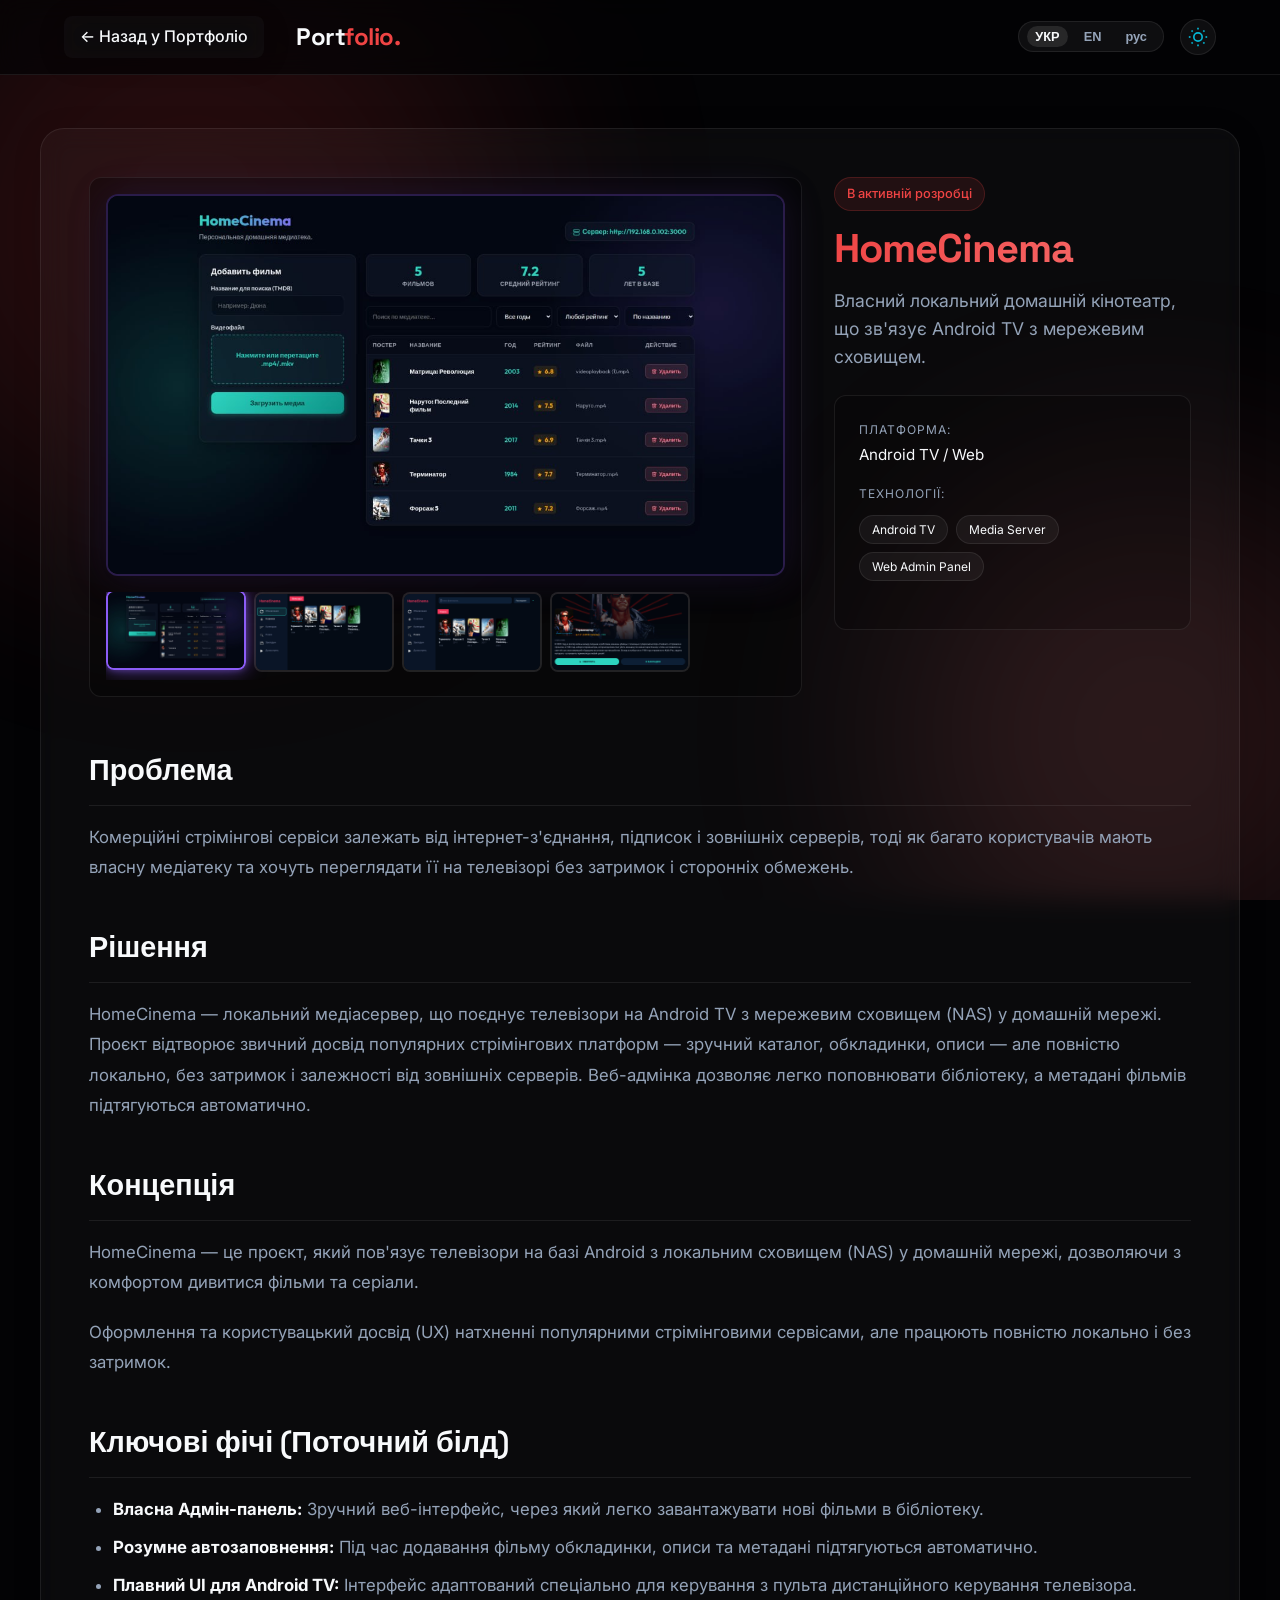
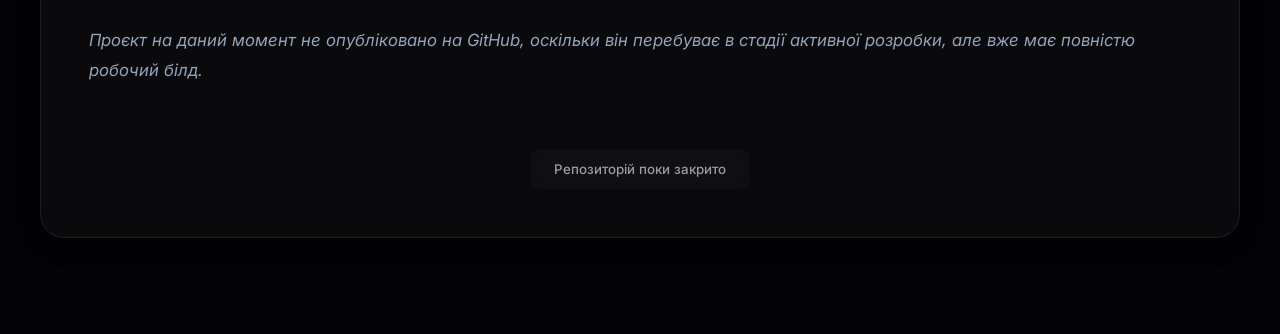
<file: homecinema.html>
<!DOCTYPE html>
<html lang="ru" class="scroll-smooth">
<head>
    <meta charset="UTF-8">
    <meta name="viewport" content="width=device-width, initial-scale=1.0">
    <title>HomeCinema | Мое Портфолио</title>
    <link href="https://fonts.googleapis.com/css2?family=Inter:wght@300;400;500;600&family=Space+Grotesk:wght@500;700&display=swap" rel="stylesheet">
    <link rel="stylesheet" href="style.css">
</head>
<body>
    <div class="bg-effects"><div class="glow glow-1" style="background: #ef4444"></div><div class="glow glow-2" style="background: #f87171"></div></div>
    
    <header class="glass-nav">
        <nav class="container" style="justify-content: space-between;">
            <div style="display: flex; align-items: center; gap: 2rem;">
                <a href="index.html" class="btn btn-secondary glass" style="padding: 0.5rem 1rem;" data-i18n="back_to_portfolio">← Назад в Портфолио</a>
                <span class="logo">Port<span class="text-accent" style="color: #ef4444;">folio.</span></span>
            </div>
            <div class="nav-controls">
                <div class="lang-switcher">
                    <button class="lang-btn active" data-lang="uk">УКР</button>
                    <button class="lang-btn" data-lang="en">EN</button>
                    <button class="lang-btn" data-lang="ru">рус</button>
                </div>
                <button class="theme-toggle" id="theme-toggle" aria-label="Toggle Theme"></button>
            </div>
        </nav>
    </header>

    <main class="container section-padding" style="padding-top: 8rem;">
        <article class="project-detail glass fade-in" style="padding: 3rem; border-radius: 24px;">
            <div class="steam-layout">
                <div class="steam-left">
                    <div class="media-gallery">
                        <div class="main-media" id="mainMediaContainer" onclick="if(this.querySelector('img')) openLightbox(this.querySelector('img').src,false);" style="overflow: hidden; border-radius: 12px; background: #000; aspect-ratio: 16/9; display: flex; align-items: center; justify-content: center; cursor: zoom-in; position: relative;">
                            <img src="HomeCinema/photo_1_2026-08-22_16-22-00.jpg" style="width: 100%; height: 100%; object-fit: cover; pointer-events: none;">
                        </div>
                        <div class="thumbnail-slider">
                            <div class="thumbnail active" style="overflow: hidden; border-radius: 8px; cursor: pointer; flex-shrink: 0;" data-type="image" data-src="HomeCinema/photo_1_2026-08-22_16-22-00.jpg"><img src="HomeCinema/photo_1_2026-08-22_16-22-00.jpg" style="width: 100%; height: 100%; object-fit: cover; pointer-events: none;"></div>
                            <div class="thumbnail" style="overflow: hidden; border-radius: 8px; cursor: pointer; flex-shrink: 0;" data-type="image" data-src="HomeCinema/photo_2_2026-08-22_16-22-00.jpg"><img src="HomeCinema/photo_2_2026-08-22_16-22-00.jpg" style="width: 100%; height: 100%; object-fit: cover; pointer-events: none;"></div>
                            <div class="thumbnail" style="overflow: hidden; border-radius: 8px; cursor: pointer; flex-shrink: 0;" data-type="image" data-src="HomeCinema/photo_3_2026-08-22_16-22-00.jpg"><img src="HomeCinema/photo_3_2026-08-22_16-22-00.jpg" style="width: 100%; height: 100%; object-fit: cover; pointer-events: none;"></div>
                            <div class="thumbnail" style="overflow: hidden; border-radius: 8px; cursor: pointer; flex-shrink: 0;" data-type="image" data-src="HomeCinema/photo_4_2026-08-22_16-22-00.jpg"><img src="HomeCinema/photo_4_2026-08-22_16-22-00.jpg" style="width: 100%; height: 100%; object-fit: cover; pointer-events: none;"></div>
                        </div>
                    </div>
                </div>
                <div class="steam-right">
                    <div style="display: inline-block; background: rgba(239, 68, 68, 0.1); color: #ef4444; padding: 0.35rem 0.75rem; border-radius: 20px; font-weight: 500; font-size: 0.8rem; margin-bottom: 1rem; border: 1px solid rgba(239, 68, 68, 0.2);" data-i18n="homecinema_badge"> В активной разработке</div>
                    <h1 class="hero-title text-gradient" style="background: linear-gradient(135deg, #ef4444, #f87171); -webkit-background-clip: text; background-clip: text; margin-bottom: 1rem; font-size: 2.5rem; text-align: left;">HomeCinema</h1>
                    <p class="hero-subtitle" style="margin-bottom: 1.5rem; text-align: left;" data-i18n="homecinema_subtitle">Собственный локальный домашний кинотеатр, связывающий Android TV с сетевым хранилищем.</p>
                    
                    <div class="project-info-table">
                        <div class="info-row"><span class="info-label" data-i18n="label_platform">Платформа:</span> <span class="info-value">Android TV / Web</span></div>
                        <div class="info-row"><span class="info-label" data-i18n="label_tech">Технологии:</span> 
                            <div class="project-tags" style="margin-top: 0.5rem; justify-content: flex-start;">
                                <span class="tag">Android TV</span><span class="tag">Media Server</span><span class="tag">Web Admin Panel</span>
                            </div>
                        </div>
                    </div>
                </div>
            </div>

            <div class="readme-content">
                
                <h2 data-i18n="problem_title">Проблема</h2>
                <p data-i18n="homecinema_problem"></p>

                <h2 data-i18n="solution_title">Рішення</h2>
                <p data-i18n="homecinema_solution"></p>

<h2 data-i18n="homecinema_concept_title">Концепция</h2>
                <p data-i18n="homecinema_concept_p1">HomeCinema — это проект, который связывает телевизоры на базе Android с локальным хранилищем (NAS) в домашней сети, позволяя с комфортом смотреть фильмы и сериалы.</p>
                <p data-i18n="homecinema_concept_p2">Оформление и пользовательский опыт (UX) вдохновлены популярными стриминговыми сервисами, но работают полностью локально и без задержек.</p>

                <h2 data-i18n="homecinema_feat_title">Ключевые фичи (Текущий билд)</h2>
                <ul>
                    <li data-i18n="homecinema_feat_1"><strong>Собственная Админ-панель:</strong> Удобный веб-интерфейс, через который легко загружать новые фильмы в библиотеку.</li>
                    <li data-i18n="homecinema_feat_2"><strong>Умное автозаполнение:</strong> При добавлении фильма обложки, описания и метаданные подтягиваются автоматически.</li>
                    <li data-i18n="homecinema_feat_3"><strong>Плавный UI для Android TV:</strong> Интерфейс адаптирован специально для управления с пульта ДУ телевизора.</li>
                </ul>
                
                <p><em data-i18n="homecinema_note">Проект на данный момент не опубликован на GitHub, так как находится в стадии активной разработки, но уже имеет полностью рабочий билд.</em></p>
            </div>

            <div style="margin-top: 4rem; text-align: center;">
                <button class="btn btn-secondary glass" disabled style="opacity: 0.6; cursor: not-allowed;" data-i18n="btn_repo_closed">Репозиторий пока закрыт</button>
            </div>
        </article>
    </main>
    <script>
        document.addEventListener('DOMContentLoaded', function() {
            const mainMediaContainer = document.getElementById('mainMediaContainer');
            const thumbnails = document.querySelectorAll('.thumbnail');

            thumbnails.forEach(thumb => {
                thumb.addEventListener('click', function() {
                    thumbnails.forEach(t => t.classList.remove('active'));
                    this.classList.add('active');

                    const type = this.getAttribute('data-type');
                    const src = this.getAttribute('data-src');

                    if (type === 'video') {
                        mainMediaContainer.innerHTML = `<video controls autoplay style="width: 100%; height: 100%; object-fit: contain;">
                            <source src="${src}" type="video/quicktime">
                            <source src="${src}" type="video/mp4">
                        </video>`;
                    } else if (type === 'image' || !type) {
                        mainMediaContainer.innerHTML = `<img src="${src}" style="width: 100%; height: 100%; object-fit: cover; pointer-events: none;">`;
                    }
                });
            });
        });
    </script>
    <script src="script.js"></script>
    <script src="lang.js"></script>
    <script>(function(){var btn=document.getElementById('theme-toggle');if(!btn)return;var moon=btn.querySelector('.icon-moon'),sun=btn.querySelector('.icon-sun');function a(l){document.documentElement.classList.toggle('light-theme',l);document.body.classList.toggle('light-theme',l);if(moon)moon.style.display=l?'none':'';if(sun)sun.style.display=l?'':'none';}a(localStorage.getItem('theme')==='light');btn.addEventListener('click',function(){var l=!document.body.classList.contains('light-theme');a(l);localStorage.setItem('theme',l?'light':'dark');});})();</script>
</body>
</html>
</file>
<file: style.css>
/* Современный Reset и Variables */
:root {
    --bg-color: #030305;
    --surface-color: rgba(255, 255, 255, 0.03);
    --surface-hover: rgba(255, 255, 255, 0.08);
    --border-color: rgba(255, 255, 255, 0.08);
    --text-main: #f8fafc;
    --text-muted: #94a3b8;
    
    --accent-primary: #8b5cf6; /* Фиолетовый неон */
    --accent-secondary: #06b6d4; /* Бирюзовый неон */
    --accent-tertiary: #ec4899; /* Розовый неон */
    
    --font-sans: 'Inter', sans-serif;
    --font-display: 'Space Grotesk', sans-serif;
    
    --transition: all 0.3s cubic-bezier(0.4, 0, 0.2, 1);
}

* {
    margin: 0;
    padding: 0;
    box-sizing: border-box;
}

html {
    scroll-behavior: smooth;
}

body {
    font-family: var(--font-sans);
    background-color: var(--bg-color);
    color: var(--text-main);
    line-height: 1.6;
    overflow-x: hidden;
}

/* Типографика */
h1, h2, h3, h4, .logo {
    font-family: var(--font-display);
    font-weight: 700;
}

.text-gradient {
    background: linear-gradient(135deg, var(--accent-secondary), var(--accent-primary));
    -webkit-background-clip: text;
    -webkit-text-fill-color: transparent;
    background-clip: text;
}

.text-accent {
    color: var(--accent-secondary);
}

.text-muted {
    color: var(--text-muted);
}

/* Утилиты Layout */
.container {
    max-width: 1200px;
    margin: 0 auto;
    padding: 0 1.5rem;
}

.flex-center {
    display: flex;
    align-items: center;
    justify-content: center;
}

.min-h-screen {
    min-height: 100vh;
}

.section-padding {
    padding: 6rem 0;
}

.text-center {
    text-align: center;
}

.relative {
    position: relative;
}

/* Glassmorphism утилиты */
.glass {
    background: var(--surface-color);
    backdrop-filter: blur(12px);
    -webkit-backdrop-filter: blur(12px);
    border: 1px solid var(--border-color);
    box-shadow: 0 4px 30px rgba(0, 0, 0, 0.1);
}

.glass-nav {
    background: rgba(3, 3, 5, 0.7);
    backdrop-filter: blur(12px);
    -webkit-backdrop-filter: blur(12px);
    border-bottom: 1px solid var(--border-color);
}

/* Фоновые свечения */
.bg-effects {
    position: fixed;
    top: 0;
    left: 0;
    width: 100%;
    height: 100%;
    z-index: -1;
    overflow: hidden;
    pointer-events: none;
}

.glow {
    position: absolute;
    border-radius: 50%;
    filter: blur(120px);
    opacity: 0.15;
}

.glow-1 {
    top: -10%;
    left: -10%;
    width: 50vw;
    height: 50vw;
    background: var(--accent-primary);
}

.glow-2 {
    bottom: -10%;
    right: -10%;
    width: 40vw;
    height: 40vw;
    background: var(--accent-secondary);
}

/* Навигация */
header {
    position: fixed;
    top: 0;
    width: 100%;
    z-index: 100;
    padding: 1rem 0;
}

header nav {
    display: flex;
    justify-content: space-between;
    align-items: center;
}

.logo {
    font-size: 1.5rem;
    text-decoration: none;
    color: var(--text-main);
    letter-spacing: -0.5px;
}

.nav-links {
    display: flex;
    list-style: none;
    gap: 2rem;
}

.nav-links a {
    text-decoration: none;
    color: var(--text-muted);
    font-weight: 500;
    transition: var(--transition);
    font-size: 0.95rem;
}

.nav-links a:hover {
    color: var(--text-main);
}

/* Кнопки */
.btn {
    display: inline-flex;
    align-items: center;
    justify-content: center;
    gap: 0.5rem;
    padding: 0.75rem 1.5rem;
    border-radius: 8px;
    font-weight: 500;
    text-decoration: none;
    transition: var(--transition);
    cursor: pointer;
    border: none;
    font-family: var(--font-sans);
}

.btn-primary {
    background: linear-gradient(135deg, var(--accent-primary), var(--accent-secondary));
    color: #fff;
    box-shadow: 0 4px 15px rgba(139, 92, 246, 0.3);
}

.btn-primary:hover {
    transform: translateY(-2px);
    box-shadow: 0 6px 20px rgba(6, 182, 212, 0.4);
}

.btn-secondary {
    color: var(--text-main);
}

.btn-secondary:hover {
    background: var(--surface-hover);
    transform: translateY(-2px);
}

/* Hero Section */
.hero-content {
    max-width: 800px;
    display: flex;
    flex-direction: column;
    align-items: center;
    gap: 1.5rem;
    padding-top: 5rem; /* Оффсет для навбара */
}

.badge {
    padding: 0.5rem 1rem;
    border-radius: 20px;
    font-size: 0.85rem;
    color: var(--accent-secondary);
    font-weight: 500;
    display: inline-block;
}

.hero-title {
    font-size: clamp(2.5rem, 5vw, 4.5rem);
    line-height: 1.1;
    letter-spacing: -1px;
}

.hero-subtitle {
    font-size: 1.1rem;
    color: var(--text-muted);
    max-width: 600px;
}

.hero-actions {
    display: flex;
    gap: 1rem;
    margin-top: 1rem;
}

/* Projects Section */
.section-header {
    margin-bottom: 4rem;
}

.section-title {
    font-size: 2.5rem;
    margin-bottom: 0.5rem;
}

.projects-grid {
    display: grid;
    grid-template-columns: repeat(auto-fill, minmax(320px, 1fr));
    gap: 2rem;
}

.project-card {
    padding: 2rem;
    border-radius: 16px;
    transition: var(--transition);
    display: flex;
    flex-direction: column;
    height: 100%;
}

.project-card:hover {
    transform: translateY(-5px);
    background: var(--surface-hover);
    border-color: rgba(255, 255, 255, 0.15);
}

.project-header {
    display: flex;
    justify-content: space-between;
    align-items: flex-start;
    margin-bottom: 1.5rem;
}

.project-icon {
    width: 48px;
    height: 48px;
    border-radius: 12px;
    display: flex;
    align-items: center;
    justify-content: center;
}

.github-link {
    color: var(--text-muted);
    text-decoration: none;
    font-size: 0.9rem;
    transition: var(--transition);
    border-bottom: 1px solid transparent;
}

.github-link:hover {
    color: var(--text-main);
    border-color: var(--text-main);
}

.project-title {
    font-size: 1.3rem;
    margin-bottom: 0.75rem;
}

.project-desc {
    color: var(--text-muted);
    font-size: 0.95rem;
    margin-bottom: 1.5rem;
    flex-grow: 1;
}

.project-tags {
    display: flex;
    flex-wrap: wrap;
    gap: 0.5rem;
    margin-bottom: 1.5rem;
}

.tag {
    font-size: 0.75rem;
    padding: 0.25rem 0.75rem;
    background: rgba(255, 255, 255, 0.05);
    border-radius: 20px;
    color: var(--text-main);
    border: 1px solid var(--border-color);
}

.status-badge {
    font-size: 0.75rem;
    padding: 0.25rem 0.75rem;
    background: rgba(239, 68, 68, 0.1);
    color: #ef4444;
    border-radius: 20px;
    border: 1px solid rgba(239, 68, 68, 0.2);
}

/* Contacts Section */
.contact-box {
    padding: 4rem 2rem;
    border-radius: 24px;
    max-width: 800px;
    margin: 0 auto;
}

.contact-links {
    display: flex;
    justify-content: center;
    gap: 1rem;
    flex-wrap: wrap;
}

/* Animations */
.fade-in {
    opacity: 0;
    transform: translateY(20px);
    transition: opacity 0.8s ease-out, transform 0.8s ease-out;
}

.fade-in.visible {
    opacity: 1;
    transform: translateY(0);
}

/* =============== MOBILE RESPONSIVE =============== */
@media (max-width: 768px) {
    .section-padding {
        padding: 4rem 0;
    }

    .hero-title {
        font-size: 2rem;
    }

    .hero-subtitle {
        font-size: 1rem;
    }

    .hero-actions {
        flex-direction: column;
        align-items: stretch;
    }

    .hero-actions .btn {
        text-align: center;
    }

    .section-title {
        font-size: 1.8rem;
    }

    /* Hide desktop-only controls on mobile */
    .desktop-only {
        display: none !important;
    }

    /* Mobile burger menu: fullscreen overlay */
    .nav-links {
        position: fixed;
        top: 0;
        left: 0;
        width: 100%;
        height: 100vh;
        background: rgba(3, 3, 5, 0.97);
        backdrop-filter: blur(20px);
        -webkit-backdrop-filter: blur(20px);
        flex-direction: column;
        align-items: center;
        justify-content: center;
        gap: 1.5rem;
        z-index: 99;
        display: none;
        padding: 2rem;
    }

    .nav-links.active {
        display: flex;
    }

    .nav-links li a {
        font-size: 1.4rem;
    }

    /* lang + theme row inside mobile menu */
    .mobile-nav-controls {
        display: flex !important;
        align-items: center;
        gap: 1rem;
        margin-top: 0.5rem;
        padding-top: 1.25rem;
        border-top: 1px solid var(--border-color);
        width: 100%;
        justify-content: center;
    }

    .burger-menu {
        z-index: 100;
    }

    /* Hide nav-controls on project pages header on mobile */
    header .nav-controls:not(.desktop-only) {
        display: none;
    }

    .projects-grid {
        grid-template-columns: 1fr;
    }

    /* Spec grid: 2 cols on tablet, 1 on small */
    .spec-grid {
        grid-template-columns: repeat(2, 1fr);
        gap: 1rem;
    }

    /* Services: single column */
    .srv-grid {
        grid-template-columns: 1fr;
    }

    /* Service card header: stack icon + title vertically if needed */
    .srv-card-header {
        flex-wrap: wrap;
    }

    .srv-title {
        font-size: 1rem;
        flex: 1;
        min-width: 0;
    }

    /* About section */
    .about-grid {
        grid-template-columns: 1fr;
        gap: 2rem;
    }

    .about-photo-container {
        aspect-ratio: 3/2;
        max-width: 280px;
        margin: 0 auto;
    }

    /* Timeline */
    .timeline::before {
        left: 20px;
    }

    .timeline-item {
        width: 100%;
        padding-left: 60px;
        padding-right: 0;
    }

    .timeline-item:nth-child(even) {
        padding-left: 60px;
        padding-right: 0;
    }

    .timeline-item::before,
    .timeline-item:nth-child(even)::before {
        left: 12px;
        right: auto;
    }

    /* Contact box */
    .contact-box {
        padding: 2.5rem 1.5rem;
    }

    .contact-links {
        flex-direction: column;
    }

    /* CTA section */
    .flex-center[style*="gap"] {
        flex-direction: column;
        align-items: stretch;
    }

    /* Workflow */
    .workflow-steps {
        grid-template-columns: 1fr;
    }
}

@media (max-width: 480px) {
    .spec-grid {
        grid-template-columns: 1fr;
    }

    .container {
        padding: 0 1rem;
    }

    .hero-title {
        font-size: 1.75rem;
    }

    .srv-card {
        padding: 1.25rem;
    }

    .spec-card {
        padding: 1.25rem;
    }

    .nav-controls {
        gap: 0.5rem;
        margin-left: 0.5rem;
    }

    .lang-btn {
        font-size: 0.72rem;
        padding: 0.15rem 0.4rem;
    }
}

/* Стили для детальных страниц (Readme Content) */
.readme-content {
    font-size: 1.05rem;
    line-height: 1.8;
}

.readme-content h2 {
    font-size: 1.8rem;
    margin-top: 2.5rem;
    margin-bottom: 1rem;
    color: var(--text-main);
    border-bottom: 1px solid var(--border-color);
    padding-bottom: 0.5rem;
}

.readme-content h3 {
    font-size: 1.4rem;
    margin-top: 1.5rem;
    margin-bottom: 0.75rem;
    color: var(--text-main);
}

.readme-content p {
    margin-bottom: 1.2rem;
    color: var(--text-muted);
}

.readme-content ul, .readme-content ol {
    margin-bottom: 1.5rem;
    padding-left: 1.5rem;
    color: var(--text-muted);
}

.readme-content li {
    margin-bottom: 0.5rem;
}

.readme-content strong {
    color: var(--text-main);
}

.readme-content pre {
    background: rgba(0, 0, 0, 0.4);
    padding: 1.5rem;
    border-radius: 12px;
    border: 1px solid var(--border-color);
    overflow-x: auto;
    margin-bottom: 1.5rem;
}

/* Lightbox Styles */
.lightbox-overlay {
    position: fixed;
    inset: 0;
    background: rgba(0, 0, 0, 0.85);
    display: none;
    align-items: center;
    justify-content: center;
    z-index: 1000;
}
.lightbox-overlay.active {
    display: flex;
}
.lightbox-close {
    position: absolute;
    top: 1rem;
    right: 1rem;
    background: transparent;
    border: none;
    color: #fff;
    font-size: 2rem;
    cursor: pointer;
    line-height: 1;
    padding: 0;
    z-index: 1001;
}
/* Responsive tweak for media layout */
@media (max-width: 600px) {
    .steam-layout {
        grid-template-columns: 1fr;
    }
    .media-gallery, .main-media, .thumbnail-slider {
        width: 100%;
    }
}

.readme-content code {
    font-family: 'Consolas', 'Monaco', monospace;
    color: var(--accent-secondary);
    font-size: 0.95rem;
}

.glass-table {
    width: 100%;
    border-collapse: collapse;
    margin-bottom: 1.5rem;
    background: rgba(255, 255, 255, 0.02);
    border-radius: 12px;
    overflow: hidden;
}

.glass-table th, .glass-table td {
    padding: 1rem;
    text-align: left;
    border-bottom: 1px solid var(--border-color);
    color: var(--text-muted);
}

.glass-table th {
    background: rgba(255, 255, 255, 0.05);
    color: var(--text-main);
    font-weight: 600;
}

/* Steam-like Layout */
.steam-layout {
    display: grid;
    grid-template-columns: 2fr 1fr;
    gap: 2rem;
    margin-bottom: 3rem;
    align-items: start;
}

.steam-layout > div {
    min-width: 0;
}

@media (max-width: 992px) {
    .steam-layout {
        grid-template-columns: 1fr;
    }
}

.media-gallery {
    display: flex;
    flex-direction: column;
    gap: 1rem;
    background: rgba(0, 0, 0, 0.3);
    padding: 1rem;
    border-radius: 12px;
    border: 1px solid var(--border-color);
}

.main-media {
    width: 100%;
    aspect-ratio: 16 / 9;
    border-radius: 16px;
    overflow: hidden;
    background: #0a0a0f;
    border: 2px solid rgba(139, 92, 246, 0.3);
    box-shadow: 0 0 40px rgba(139, 92, 246, 0.15), 0 8px 32px rgba(0, 0, 0, 0.6);
    transition: box-shadow 0.3s ease;
}

.media-placeholder {
    width: 100%;
    height: 100%;
}

.thumbnail-slider {
    display: flex;
    gap: 0.5rem;
    overflow-x: auto;
    padding-bottom: 0.5rem;
    scrollbar-width: thin;
    scrollbar-color: var(--border-color) transparent;
}

.thumbnail-slider::-webkit-scrollbar {
    height: 6px;
}

.thumbnail-slider::-webkit-scrollbar-thumb {
    background-color: var(--border-color);
    border-radius: 10px;
}

.thumbnail {
    width: 140px;
    height: 80px;
    flex-shrink: 0;
    border-radius: 10px;
    cursor: pointer;
    transition: all 0.25s ease;
    border: 2px solid rgba(255, 255, 255, 0.08);
    background: rgba(255, 255, 255, 0.04);
    overflow: hidden;
    position: relative;
}

.thumbnail::after {
    content: '';
    position: absolute;
    inset: 0;
    border-radius: 8px;
    background: transparent;
    transition: background 0.25s ease;
}

.thumbnail:hover {
    border-color: rgba(139, 92, 246, 0.6);
    box-shadow: 0 0 16px rgba(139, 92, 246, 0.3);
    transform: translateY(-2px);
}

.thumbnail.active {
    border-color: #8b5cf6;
    box-shadow: 0 0 20px rgba(139, 92, 246, 0.6), 0 0 6px rgba(139, 92, 246, 0.4);
    transform: translateY(-2px);
}

.project-info-table {
    background: rgba(0, 0, 0, 0.2);
    padding: 1.5rem;
    border-radius: 12px;
    border: 1px solid var(--border-color);
}

.info-row {
    display: flex;
    flex-direction: column;
    margin-bottom: 1rem;
    text-align: left;
}

.info-row:last-child {
    margin-bottom: 0;
}

.info-label {
    font-size: 0.75rem;
    color: var(--text-muted);
    text-transform: uppercase;
    letter-spacing: 1px;
    margin-bottom: 0.25rem;
}

.info-value {
    color: var(--text-main);
    font-size: 0.95rem;
}

/* About Section */
.about-grid {
    display: grid;
    grid-template-columns: 1fr 2fr;
    gap: 4rem;
    align-items: center;
}

@media (max-width: 992px) {
    .about-grid {
        grid-template-columns: 1fr;
    }
}

.about-photo-container {
    position: relative;
    width: 100%;
    aspect-ratio: 2/3;
    border-radius: 24px;
    overflow: hidden;
    background: rgba(255, 255, 255, 0.05);
    border: 1px solid var(--border-color);
}

.about-photo-placeholder {
    position: absolute;
    inset: 0;
    display: flex;
    flex-direction: column;
    align-items: center;
    justify-content: center;
    color: var(--text-muted);
}

.about-bio {
    font-size: 1.1rem;
    line-height: 1.8;
    color: var(--text-muted);
    margin-bottom: 2rem;
}

.skills-grid {
    display: flex;
    flex-wrap: wrap;
    gap: 0.75rem;
    margin-bottom: 2.5rem;
}

.skill-badge {
    padding: 0.5rem 1rem;
    background: rgba(255, 255, 255, 0.05);
    border: 1px solid var(--border-color);
    border-radius: 8px;
    color: var(--text-main);
    font-weight: 500;
    transition: var(--transition);
}

.skill-badge:hover {
    border-color: var(--accent-primary);
    background: rgba(139, 92, 246, 0.1);
}

/* Timeline Section */
.timeline {
    position: relative;
    max-width: 800px;
    margin: 0 auto;
    padding: 2rem 0;
}

.timeline::before {
    content: '';
    position: absolute;
    top: 0;
    bottom: 0;
    left: 50%;
    width: 2px;
    background: linear-gradient(to bottom, transparent, var(--accent-primary), var(--accent-secondary), transparent);
    transform: translateX(-50%);
}

.timeline-item {
    position: relative;
    margin-bottom: 3rem;
    width: 50%;
    padding-right: 3rem;
}

.timeline-item:nth-child(even) {
    margin-left: auto;
    padding-right: 0;
    padding-left: 3rem;
}

.timeline-item::before {
    content: '';
    position: absolute;
    top: 50%;
    right: -6px;
    width: 14px;
    height: 14px;
    border-radius: 50%;
    background: var(--bg-color);
    border: 2px solid var(--accent-secondary);
    transform: translateY(-50%);
    box-shadow: 0 0 10px var(--accent-secondary);
    z-index: 1;
}

.timeline-item:nth-child(even)::before {
    right: auto;
    left: -8px;
}

.timeline-content {
    padding: 1.5rem;
    border-radius: 16px;
    transition: var(--transition);
}

.timeline-content:hover {
    transform: translateY(-5px);
    border-color: rgba(255, 255, 255, 0.2);
}

.timeline-date {
    font-size: 0.85rem;
    color: var(--accent-secondary);
    font-weight: 600;
    margin-bottom: 0.5rem;
    text-transform: uppercase;
    letter-spacing: 1px;
}

.timeline-title {
    font-size: 1.2rem;
    color: var(--text-main);
    margin-bottom: 0.5rem;
}

.timeline-desc {
    color: var(--text-muted);
    font-size: 0.95rem;
}

@media (max-width: 768px) {
    .timeline::before {
        left: 30px;
    }
    
    .timeline-item {
        width: 100%;
        padding-left: 80px;
        padding-right: 0;
    }
    
    .timeline-item:nth-child(even) {
        padding-left: 80px;
    }
    
    .timeline-item::before {
        left: 22px;
        right: auto;
    }
    
    .timeline-item:nth-child(even)::before {
        left: 22px;
    }
}

/* V4 OS Dashboard Updates */

/* Grid Background */
.grid-bg {
    background-color: var(--bg-color);
    background-image: linear-gradient(rgba(255, 255, 255, 0.03) 1px, transparent 1px),
    linear-gradient(90deg, rgba(255, 255, 255, 0.03) 1px, transparent 1px);
    background-size: 30px 30px;
    z-index: -2;
}

/* Nav & Burger */
.nav-container {
    display: flex;
    justify-content: space-between;
    align-items: center;
    position: relative;
    width: 100%;
}
.burger-menu {
    display: none;
    flex-direction: column;
    gap: 5px;
    cursor: pointer;
    z-index: 101;
}
.burger-menu span {
    width: 25px;
    height: 2px;
    background-color: var(--text-main);
    transition: var(--transition);
}
@media (max-width: 768px) {
    .burger-menu {
        display: flex;
    }
    .nav-links {
        display: flex;
        position: fixed;
        top: 0;
        right: -100%;
        width: 250px;
        height: 100vh;
        background: rgba(3, 3, 5, 0.95);
        backdrop-filter: blur(15px);
        flex-direction: column;
        padding-top: 80px;
        align-items: center;
        transition: right 0.4s ease;
        border-left: 1px solid var(--border-color);
        gap: 1.5rem;
    }
    .nav-links.active {
        right: 0;
    }
}
.nav-links a.active {
    color: var(--accent-secondary);
    border-bottom: 2px solid var(--accent-secondary);
}

/* Hero Panel & Badge */
.pulse-badge {
    display: inline-flex;
    align-items: center;
    gap: 0.5rem;
    padding: 0.5rem 1rem;
    border-radius: 20px;
    font-size: 0.85rem;
    color: var(--accent-secondary);
    border: 1px solid rgba(6, 182, 212, 0.3);
    background: rgba(6, 182, 212, 0.05);
}
.status-dot {
    width: 8px;
    height: 8px;
    background-color: #22c55e;
    border-radius: 50%;
    box-shadow: 0 0 8px #22c55e;
    animation: pulse 2s infinite;
}
@keyframes pulse {
    0% { transform: scale(0.95); box-shadow: 0 0 0 0 rgba(34, 197, 94, 0.7); }
    70% { transform: scale(1); box-shadow: 0 0 0 6px rgba(34, 197, 94, 0); }
    100% { transform: scale(0.95); box-shadow: 0 0 0 0 rgba(34, 197, 94, 0); }
}
.metrics-overlay {
    position: absolute;
    top: 5rem;
    right: 1.5rem;
    padding: 1rem;
    border-radius: 12px;
    background: rgba(0,0,0,0.4);
    border: 1px solid var(--border-color);
    font-family: 'JetBrains Mono', monospace;
    font-size: 0.75rem;
    color: var(--text-muted);
}
.metric {
    margin-bottom: 0.5rem;
}
.metric:last-child {
    margin-bottom: 0;
}
@media (max-width: 992px) {
    .metrics-overlay { display: none; }
}

/* Specialization */
.spec-grid {
    display: grid;
    grid-template-columns: repeat(auto-fit, minmax(220px, 1fr));
    gap: 1.5rem;
}
.spec-card {
    padding: 1.5rem;
    border-radius: 16px;
    text-align: center;
}
.spec-icon {
    font-size: 2.5rem;
    margin-bottom: 1rem;
}
.spec-title {
    font-size: 1.1rem;
    margin-bottom: 0.5rem;
}
.spec-desc {
    font-size: 0.9rem;
    color: var(--text-muted);
}

/* Project Filters & Mac Bar */
.filter-btn {
    background: rgba(255, 255, 255, 0.05);
    border: 1px solid var(--border-color);
    color: var(--text-main);
    padding: 0.5rem 1.25rem;
    border-radius: 20px;
    cursor: pointer;
    font-family: var(--font-sans);
    transition: var(--transition);
}
.filter-btn:hover, .filter-btn.active {
    background: rgba(139, 92, 246, 0.15);
    border-color: var(--accent-primary);
    color: var(--accent-secondary);
}
.project-card {
    padding: 0;
    overflow: hidden;
}
.mac-titlebar {
    background: rgba(0, 0, 0, 0.3);
    padding: 0.75rem 1rem;
    border-bottom: 1px solid var(--border-color);
    display: flex;
    align-items: center;
}
.mac-dots {
    display: flex;
    gap: 6px;
}
.mac-dots span {
    width: 10px;
    height: 10px;
    border-radius: 50%;
}
.project-content {
    padding: 1.5rem;
    display: flex;
    flex-direction: column;
    flex-grow: 1;
}

/* Workflow */
.workflow-steps {
    display: grid;
    grid-template-columns: repeat(auto-fit, minmax(200px, 1fr));
    gap: 1.5rem;
}
.workflow .step {
    padding: 1.5rem;
    border-radius: 16px;
    position: relative;
    overflow: hidden;
}
.step-num {
    font-family: 'JetBrains Mono', monospace;
    font-size: 2.5rem;
    font-weight: 700;
    color: rgba(255, 255, 255, 0.05);
    position: absolute;
    top: -5px;
    right: 10px;
}
.workflow .step h4 {
    margin-bottom: 0.5rem;
    font-size: 1.1rem;
}

/* Terminal Log Timeline */
.terminal-log .timeline-title {
    font-family: 'JetBrains Mono', monospace;
    color: var(--accent-secondary);
}
.terminal-log .timeline-date {
    font-family: 'JetBrains Mono', monospace;
}

/* Testimonials Placeholder */
.testimonials-placeholder {
    display: grid;
    grid-template-columns: repeat(auto-fit, minmax(300px, 1fr));
    gap: 1.5rem;
}
.testimonial-card {
    padding: 1.5rem;
    border-radius: 12px;
    border-left: 3px solid var(--accent-primary);
}

/* Mobile-only nav controls (hidden on desktop) */
.mobile-nav-controls {
    display: none;
}

/* Navigation controls layout */
.nav-controls {
    display: flex;
    align-items: center;
    gap: 1rem;
    margin-left: 2rem;
}
.lang-switcher {
    display: flex;
    gap: 0.5rem;
    background: rgba(255, 255, 255, 0.05);
    padding: 0.25rem 0.5rem;
    border-radius: 20px;
    border: 1px solid var(--border-color);
}
.lang-btn {
    background: none;
    border: none;
    color: var(--text-muted);
    font-size: 0.8rem;
    font-weight: 600;
    cursor: pointer;
    padding: 0.2rem 0.5rem;
    border-radius: 12px;
    transition: var(--transition);
}
.lang-btn:hover, .lang-btn.active {
    color: var(--text-main);
    background: rgba(255, 255, 255, 0.1);
}
.theme-toggle,
#theme-toggle {
    background: rgba(255, 255, 255, 0.05);
    border: 1px solid var(--border-color);
    color: var(--accent-secondary);
    width: 36px;
    height: 36px;
    border-radius: 50%;
    display: flex;
    align-items: center;
    justify-content: center;
    cursor: pointer;
    transition: var(--transition);
}
.theme-toggle:hover,
#theme-toggle:hover {
    background: rgba(255, 255, 255, 0.1);
    transform: rotate(15deg);
}

/* Light Theme Override — applied to both html and body */
html.light-theme,
body.light-theme {
    --bg-color: #f0f4f8;
    --surface-color: rgba(255, 255, 255, 0.75);
    --surface-hover: rgba(255, 255, 255, 0.98);
    --border-color: rgba(0, 0, 0, 0.1);
    --text-main: #0f172a;
    --text-muted: #475569;
    --accent-primary: #7c3aed;
    --accent-secondary: #0284c7;
    --accent-tertiary: #db2777;
    background-color: var(--bg-color);
    color: var(--text-main);
}
body.light-theme .glass {
    box-shadow: 0 4px 30px rgba(0, 0, 0, 0.05);
}
body.light-theme .glass-nav {
    background: rgba(248, 250, 252, 0.85);
}
body.light-theme .glow {
    opacity: 0.08; /* Less intense glow for light theme */
}
body.light-theme .grid-bg {
    background-image: linear-gradient(rgba(0, 0, 0, 0.05) 1px, transparent 1px),
    linear-gradient(90deg, rgba(0, 0, 0, 0.05) 1px, transparent 1px);
}
body.light-theme .tag {
    background: rgba(0, 0, 0, 0.05);
    color: var(--text-main);
}
body.light-theme .mac-titlebar {
    border-bottom: 1px solid var(--border-color);
    background: rgba(255,255,255,0.5);
}
body.light-theme .terminal-header {
    background: #e2e8f0;
    color: #475569;
}
body.light-theme .terminal-body {
    background: #f1f5f9;
}
body.light-theme .terminal-line {
    color: #334155;
}
body.light-theme .lang-switcher,
body.light-theme .theme-toggle,
body.light-theme #theme-toggle {
    background: rgba(0, 0, 0, 0.05);
}
body.light-theme .lang-btn:hover, body.light-theme .lang-btn.active {
    background: rgba(0, 0, 0, 0.1);
}
body.light-theme .pulse-badge {
    background: rgba(2, 132, 199, 0.1);
}
body.light-theme .skill-badge {
    background: rgba(0,0,0,0.03);
}

/* ==================== LIGHTBOX ==================== */
.lightbox-overlay {
    display: none;
    position: fixed;
    inset: 0;
    z-index: 9999;
    background: rgba(0, 0, 0, 0.92);
    backdrop-filter: blur(12px);
    -webkit-backdrop-filter: blur(12px);
    align-items: center;
    justify-content: center;
    cursor: zoom-out;
    animation: lightbox-in 0.25s ease;
}

.lightbox-overlay.active {
    display: flex;
}

@keyframes lightbox-in {
    from { opacity: 0; }
    to   { opacity: 1; }
}

.lightbox-content {
    position: relative;
    max-width: 92vw;
    max-height: 92vh;
    border-radius: 16px;
    overflow: hidden;
    box-shadow: 0 0 80px rgba(139, 92, 246, 0.3), 0 32px 64px rgba(0,0,0,0.8);
    border: 1px solid rgba(139, 92, 246, 0.3);
    cursor: default;
    animation: lightbox-scale 0.25s cubic-bezier(0.34, 1.56, 0.64, 1);
}

@keyframes lightbox-scale {
    from { transform: scale(0.88); opacity: 0; }
    to   { transform: scale(1);    opacity: 1; }
}

.lightbox-content img,
.lightbox-content video {
    display: block;
    max-width: 92vw;
    max-height: 92vh;
    width: auto;
    height: auto;
    object-fit: contain;
}

.lightbox-close {
    position: fixed;
    top: 1.5rem;
    right: 1.75rem;
    width: 44px;
    height: 44px;
    border-radius: 50%;
    background: rgba(255,255,255,0.1);
    border: 1px solid rgba(255,255,255,0.15);
    color: #fff;
    font-size: 1.4rem;
    line-height: 44px;
    text-align: center;
    cursor: pointer;
    z-index: 10001;
    transition: background 0.2s, transform 0.2s;
    backdrop-filter: blur(8px);
}
.lightbox-close:hover {
    background: rgba(139, 92, 246, 0.5);
    transform: rotate(90deg) scale(1.1);
}

/* Подсказка "клик для увеличения" на главном медиа */
#mainMediaContainer {
    cursor: zoom-in;
}
#mainMediaContainer:hover::after {
    content: '';
    position: absolute;
    inset: 0;
    background: rgba(139, 92, 246, 0.08);
    border-radius: inherit;
    pointer-events: none;
}

/* Services Section */
.srv-grid {
    display: grid;
    grid-template-columns: repeat(2, 1fr);
    gap: 1.5rem;
}

@media (max-width: 768px) {
    .srv-grid {
        grid-template-columns: 1fr;
    }
}

.srv-card {
    padding: 2rem;
    border-radius: 16px;
    transition: var(--transition);
    display: flex;
    flex-direction: column;
    gap: 1rem;
}

.srv-card:hover {
    transform: translateY(-4px);
    background: var(--surface-hover);
    border-color: rgba(255, 255, 255, 0.15);
}

.srv-card-header {
    display: flex;
    align-items: center;
    gap: 1rem;
}

.srv-icon {
    width: 50px;
    height: 50px;
    border-radius: 14px;
    display: flex;
    align-items: center;
    justify-content: center;
    flex-shrink: 0;
}

.srv-title {
    font-size: 1.1rem;
    font-weight: 600;
    color: var(--text-main);
    line-height: 1.3;
}

.srv-desc {
    font-size: 0.9rem;
    color: var(--text-muted);
    line-height: 1.65;
    margin: 0;
}

/* ==================== MOBILE STABILITY OVERRIDES ==================== */
img,
video,
svg {
    max-width: 100%;
}

.btn,
.filter-btn,
.lang-btn,
.github-link,
.status-badge,
.tag {
    max-width: 100%;
}

.project-title,
.srv-title,
.spec-title,
.timeline-title,
.info-value,
.readme-content,
.hero-subtitle,
.section-subtitle {
    overflow-wrap: anywhere;
}

@media (max-width: 768px) {
    body {
        width: 100%;
    }

    .fade-in {
        opacity: 1;
        transform: none;
    }

    header {
        padding: 0.75rem 0;
    }

    .container {
        width: 100%;
        max-width: 100%;
        padding-left: 1rem;
        padding-right: 1rem;
    }

    .section-padding {
        padding-top: 4rem;
        padding-bottom: 4rem;
    }

    .min-h-screen {
        min-height: auto;
    }

    .hero {
        min-height: 100svh;
        padding-top: 5rem;
        padding-bottom: 3rem;
    }

    .hero-content {
        width: 100%;
        max-width: 100%;
        padding-top: 2rem;
        gap: 1.25rem;
    }

    .hero-title {
        font-size: clamp(2rem, 11vw, 3rem);
        letter-spacing: 0;
    }

    .hero-subtitle,
    .section-subtitle {
        max-width: 100%;
    }

    .hero-actions,
    .contact-links {
        width: 100%;
        flex-direction: column;
        align-items: stretch;
    }

    .btn {
        width: 100%;
        min-height: 44px;
        padding: 0.8rem 1rem;
        white-space: normal;
        text-align: center;
    }

    .desktop-only {
        display: none !important;
    }

    .burger-menu {
        display: flex;
        z-index: 102;
        width: 44px;
        height: 44px;
        align-items: center;
        justify-content: center;
        gap: 5px;
        margin-left: auto;
    }

    .burger-menu span {
        flex: 0 0 auto;
    }

    .burger-menu.active span:nth-child(1) {
        transform: translateY(7px) rotate(45deg);
    }

    .burger-menu.active span:nth-child(2) {
        opacity: 0;
    }

    .burger-menu.active span:nth-child(3) {
        transform: translateY(-7px) rotate(-45deg);
    }

    .nav-links {
        display: flex;
        position: fixed;
        inset: 0;
        width: 100%;
        height: 100dvh;
        padding: 5.5rem 1.25rem 2rem;
        background: rgba(3, 3, 5, 0.97);
        -webkit-backdrop-filter: blur(20px);
        backdrop-filter: blur(20px);
        border-left: 0;
        flex-direction: column;
        align-items: center;
        justify-content: flex-start;
        gap: 1rem;
        overflow-y: auto;
        transform: translateX(100%);
        transition: transform 0.28s ease;
        z-index: 101;
        right: auto;
        left: 0;
    }

    .nav-links.active {
        transform: translateX(0);
        right: auto;
    }

    .nav-links a {
        display: block;
        padding: 0.35rem 0;
        font-size: 1.15rem;
    }

    .nav-links a.active {
        border-bottom: 0;
    }

    .mobile-nav-controls {
        display: flex !important;
        width: 100%;
        max-width: 280px;
        align-items: center;
        justify-content: center;
        gap: 0.75rem;
        margin-top: 0.5rem;
        padding-top: 1rem;
        border-top: 1px solid var(--border-color);
    }

    .mobile-nav-controls .lang-switcher {
        flex-wrap: wrap;
        justify-content: center;
    }

    .theme-toggle,
    #theme-toggle,
    #theme-toggle-mobile {
        width: 40px;
        height: 40px;
        min-width: 40px;
        border-radius: 50%;
        flex-shrink: 0;
    }

    .project-filters {
        display: grid !important;
        grid-template-columns: repeat(2, minmax(0, 1fr));
        width: 100%;
        gap: 0.75rem !important;
    }

    .filter-btn {
        min-height: 42px;
        padding: 0.55rem 0.75rem;
        border-radius: 12px;
    }

    .projects-grid,
    .srv-grid,
    .workflow-steps {
        grid-template-columns: 1fr;
        gap: 1rem;
    }

    .spec-grid {
        grid-template-columns: repeat(2, minmax(0, 1fr));
        gap: 1rem;
    }

    .project-card,
    .srv-card,
    .spec-card,
    .workflow .step,
    .timeline-content {
        border-radius: 14px;
    }

    .project-content,
    .srv-card,
    .spec-card,
    .workflow .step,
    .timeline-content {
        padding: 1.25rem;
    }

    .srv-card-header {
        align-items: flex-start;
    }

    .srv-icon {
        width: 44px;
        height: 44px;
        border-radius: 12px;
    }

    .srv-features {
        padding-left: 1.1rem;
    }

    .about-grid {
        grid-template-columns: 1fr;
        gap: 2rem;
    }

    .about-content,
    .about-content h3,
    .about-bio {
        text-align: center;
    }

    .about-photo-container {
        width: min(280px, 100%);
        aspect-ratio: 4 / 5;
        margin: 0 auto;
        border-radius: 18px;
    }

    .timeline {
        padding-top: 0;
        padding-bottom: 0;
    }

    .timeline::before {
        left: 16px;
    }

    .timeline-item,
    .timeline-item:nth-child(even) {
        width: 100%;
        margin-left: 0;
        padding-left: 42px;
        padding-right: 0;
        margin-bottom: 1.5rem;
    }

    .timeline-item::before,
    .timeline-item:nth-child(even)::before {
        left: 9px;
        right: auto;
    }

    main.container[style*="padding-top"] {
        padding-top: 6.5rem !important;
    }

    header nav:not(.nav-container) {
        gap: 0.75rem;
    }

    header nav:not(.nav-container) .logo {
        display: none;
    }

    header nav:not(.nav-container) > div:first-child {
        width: 100%;
        min-width: 0;
    }

    header nav:not(.nav-container) .btn {
        width: auto;
        max-width: 100%;
        min-height: 40px;
        padding: 0.55rem 0.8rem !important;
        font-size: 0.9rem;
        overflow: hidden;
        text-overflow: ellipsis;
    }

    .project-detail {
        padding: 1rem !important;
        border-radius: 16px !important;
    }

    .steam-layout {
        grid-template-columns: 1fr;
        gap: 1.25rem;
        margin-bottom: 2rem;
    }

    .media-gallery {
        padding: 0.75rem;
        border-radius: 14px;
    }

    .main-media {
        border-radius: 12px;
        border-width: 1px;
    }

    .thumbnail-slider {
        gap: 0.5rem;
        padding-bottom: 0.35rem;
        scroll-snap-type: x proximity;
    }

    .thumbnail {
        width: 104px;
        height: 62px;
        border-radius: 8px;
        scroll-snap-align: start;
    }

    .steam-right .hero-title {
        font-size: clamp(2rem, 11vw, 2.5rem) !important;
        text-align: left;
    }

    .project-info-table {
        padding: 1rem;
    }

    .readme-content {
        font-size: 0.98rem;
        line-height: 1.7;
    }

    .readme-content h2 {
        font-size: 1.45rem;
        margin-top: 2rem;
    }

    .readme-content pre {
        padding: 1rem;
        font-size: 0.85rem;
    }

    .glass-table {
        display: block;
        overflow-x: auto;
        white-space: nowrap;
    }
}

@media (max-width: 480px) {
    .container {
        padding-left: 0.875rem;
        padding-right: 0.875rem;
    }

    .section-padding {
        padding-top: 3.25rem;
        padding-bottom: 3.25rem;
    }

    .section-header {
        margin-bottom: 2.5rem;
    }

    .section-title {
        font-size: 1.75rem;
        line-height: 1.15;
    }

    .badge,
    .pulse-badge {
        max-width: 100%;
        white-space: normal;
        text-align: left;
    }

    .spec-grid,
    .project-filters {
        grid-template-columns: 1fr;
    }

    .project-header {
        gap: 1rem;
    }

    .project-links {
        min-width: 0;
        text-align: right;
    }

    .project-tags {
        gap: 0.4rem;
    }

    .tag {
        border-radius: 12px;
    }

    .srv-card-header {
        flex-direction: column;
    }

    .lightbox-close {
        top: 0.75rem;
        right: 0.75rem;
        width: 40px;
        height: 40px;
        line-height: 40px;
    }

    .lightbox-content,
    .lightbox-content img,
    .lightbox-content video {
        max-width: 94vw;
        max-height: 84vh;
    }
}

.srv-features {
    list-style: none;
    padding: 0;
    margin: 0;
    display: flex;
    flex-direction: column;
    gap: 0.45rem;
    border-top: 1px solid var(--border-color);
    padding-top: 1rem;
    margin-top: auto;
}

.srv-features li {
    font-size: 0.85rem;
    color: var(--text-muted);
    padding-left: 1.1rem;
    position: relative;
}

.srv-features li::before {
    content: '→';
    position: absolute;
    left: 0;
    color: var(--accent-secondary);
    font-size: 0.75rem;
    top: 1px;
}
</file>
